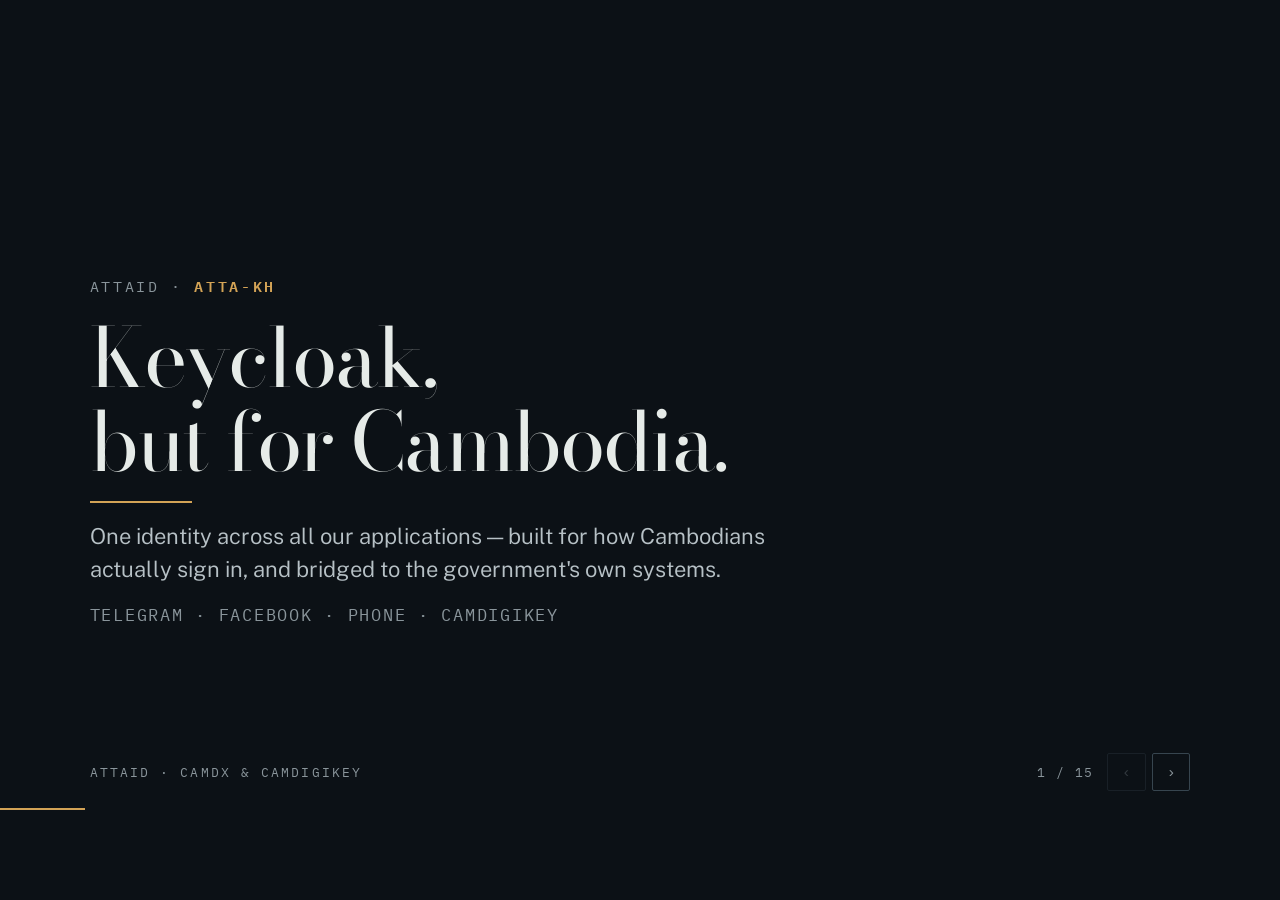
<file: index.html>
<!DOCTYPE html>
<html lang="en">
<head>
<meta charset="utf-8">
<meta name="viewport" content="width=device-width, initial-scale=1">
<title>AttaID — CamDX &amp; CamDigiKey</title>
<meta name="description" content="How AttaID connects to CamDX and builds the CamDigiKey integration — the plan and the decisions needed.">
<link rel="preconnect" href="https://fonts.googleapis.com">
<link rel="preconnect" href="https://fonts.gstatic.com" crossorigin>
<link rel="stylesheet" href="https://fonts.googleapis.com/css2?family=Bodoni+Moda:opsz,wght@6..96,400..600&family=IBM+Plex+Mono:wght@400;500;600&family=Public+Sans:wght@300..700&display=swap">
<link rel="stylesheet" href="deck.css">
</head>
<body>

<div class="stage">
<div class="deck" id="deck">

  <!-- 1 ─────────────────────────────── TITLE -->
  <section class="slide s-title is-on" aria-label="Slide 1">
    <p class="kicker">AttaID &middot; <b>ATTA-KH</b></p>
    <h1 class="h1">Keycloak,<br>but for Cambodia.</h1>
    <div class="rule"></div>
    <p class="lead">One identity across all our applications — built for how Cambodians actually
      sign in, and bridged to the government's own systems.</p>
    <p class="sub">Telegram &middot; Facebook &middot; Phone &middot; CamDigiKey</p>
  </section>

  <!-- 2 ─────────────────────────────── WHO SIGNS IN -->
  <section class="slide" aria-label="Slide 2">
    <p class="kicker">01 &middot; Who signs in, and how</p>
    <h2 class="h2">No new account. No new password.</h2>
    <div class="grid4">
      <article class="card" data-tone="steel">
        <p class="card__tag">Social</p>
        <p class="h3">Telegram</p>
        <p class="small">Widely used across Cambodia for everyday messaging, and already a provider seam in our codebase.</p>
      </article>
      <article class="card" data-tone="steel">
        <p class="card__tag">Social</p>
        <p class="h3">Facebook</p>
        <p class="small">The account many citizens have when they have no email address at all.</p>
      </article>
      <article class="card" data-tone="patina">
        <p class="card__tag">Phone</p>
        <p class="h3">SMS code</p>
        <p class="small">For the farmer with a phone and no email. A code by text, no password to remember.</p>
      </article>
      <article class="card" data-tone="brass">
        <p class="card__tag">Existing</p>
        <p class="h3">Farms Nexus &middot; CashEW</p>
        <p class="small">Accounts people already hold. They keep their history and never re-register.</p>
      </article>
    </div>
    <div class="callout" data-tone="brass">
      <p class="h3">Every one of these is a door into the same identity.</p>
      <p class="body">A farmer taps “Log in with Telegram” and is in. Verified, government-grade identity
        through CamDigiKey comes later — only when an app actually needs it. The plan's job is to make
        sure four doors lead to one person, not four.</p>
    </div>
  </section>

  <!-- 3 ─────────────────────────────── THE POSITION -->
  <section class="slide" aria-label="Slide 3">
    <p class="kicker">02 &middot; Where the value actually is</p>
    <h2 class="h2">A translated login page is not a business.</h2>
    <div class="split">
      <div class="rail-col" data-tone="brass">
        <p class="rail-col__tag">What anyone can copy</p>
        <p class="body">Keycloak ships forty languages and Khmer is not one of them — but that gap is a
          translation file, not a moat. Any competitor closes it in a week. Sign-in, sessions,
          password resets: all commodity.</p>
      </div>
      <div class="rail-col" data-tone="patina">
        <p class="rail-col__tag">What they cannot</p>
        <p class="body">Membership of <b class="text-1">CamDX</b> and a working
          <b class="text-1">CamDigiKey</b> integration. That is a door only the government opens,
          and a commune app or a farmer cooperative will never walk through it alone.</p>
      </div>
    </div>
    <div class="callout" data-tone="brass">
      <p class="h3">We integrate with the government once. We serve the long tail many times.</p>
      <p class="body">That sentence is the company. Everything in this deck serves it.</p>
    </div>
  </section>

  <!-- 4 ─────────────────────────────── THE LANDSCAPE -->
  <section class="slide" aria-label="Slide 4">
    <p class="kicker">03 &middot; The government systems that matter</p>
    <h2 class="h2">We integrate with them. We never impersonate them.</h2>
    <div class="grid4">
      <article class="card" data-tone="brass">
        <p class="card__tag">Transport</p>
        <p class="h3">CamDX</p>
        <p class="small">The national data exchange, built on Estonia's X-Road. Every government
          integration runs over it. We must become a member.</p>
      </article>
      <article class="card" data-tone="steel">
        <p class="card__tag">Identity</p>
        <p class="h3">CamDigiKey</p>
        <p class="small">National eKYC and authentication. Scan a QR, prove who you are. Our only
          realistic route to strong verified identity.</p>
      </article>
      <article class="card" data-tone="patina">
        <p class="card__tag">Documents</p>
        <p class="h3">verify.gov.kh</p>
        <p class="small">Checks that a document or credential is genuine. Feeds our evidence
          records once membership is live.</p>
      </article>
      <article class="card">
        <p class="card__tag">Future</p>
        <p class="h3">IPIS</p>
        <p class="small">The emerging national population register. We design the connection point
          now and depend on none of it yet.</p>
      </article>
    </div>
  </section>

  <!-- 5 ─────────────────────────────── HOW CAMDX WORKS -->
  <section class="slide" aria-label="Slide 5">
    <p class="kicker">04 &middot; How CamDX works</p>
    <h2 class="h2">Every member runs its own gateway. Nothing passes through the middle.</h2>

    <svg class="diagram" viewBox="0 0 900 250" role="img"
         aria-label="AttaID talks to its own Security Server, which connects directly to the government's Security Server over mutually authenticated TLS, which fronts CamDigiKey. The CamDX Central Server sits above, publishing the member registry and trust anchors, and is never in the data path.">

      <rect class="dg-box" x="336" y="4" width="232" height="52" rx="3" style="stroke-dasharray:4 3"/>
      <text class="dg-name" x="452" y="26" text-anchor="middle">CamDX Central Server</text>
      <text class="dg-sub"  x="452" y="44" text-anchor="middle">member registry · trust anchors</text>

      <path class="dg-line" d="M400 58 V88 H302 V108" style="stroke-dasharray:3 3"/>
      <path class="dg-line" d="M504 58 V88 H602 V108" style="stroke-dasharray:3 3"/>
      <text class="dg-label" x="452" y="80" text-anchor="middle">tells each end who to trust — never sees the message</text>

      <rect class="dg-box dg-box--steel" x="4" y="120" width="150" height="66" rx="3"/>
      <text class="dg-name" x="79" y="148" text-anchor="middle">AttaID</text>
      <text class="dg-sub"  x="79" y="166" text-anchor="middle">our platform</text>

      <path class="dg-line" d="M158 153 H214"/>
      <path class="dg-line" d="M206 147 l8 6 -8 6"/>

      <rect class="dg-box dg-box--brass" x="218" y="110" width="168" height="86" rx="3"/>
      <text class="dg-name" x="302" y="138" text-anchor="middle">Our Security Server</text>
      <text class="dg-sub"  x="302" y="156" text-anchor="middle">signs · encrypts</text>
      <text class="dg-sub"  x="302" y="172" text-anchor="middle">holds our member keys</text>

      <path class="dg-line dg-line--live" d="M390 153 H514"/>
      <path class="dg-line dg-line--live" d="M506 147 l8 6 -8 6"/>
      <path class="dg-line dg-line--live" d="M398 147 l-8 6 8 6"/>
      <text class="dg-label" x="452" y="142" text-anchor="middle" style="fill:var(--brass)">mutual TLS</text>

      <rect class="dg-box dg-box--brass" x="518" y="110" width="168" height="86" rx="3"/>
      <text class="dg-name" x="602" y="138" text-anchor="middle">Their Security Server</text>
      <text class="dg-sub"  x="602" y="156" text-anchor="middle">verifies · decrypts</text>

      <path class="dg-line" d="M690 153 H746"/>
      <path class="dg-line" d="M738 147 l8 6 -8 6"/>

      <rect class="dg-box dg-box--steel" x="750" y="120" width="146" height="66" rx="3"/>
      <text class="dg-name" x="823" y="148" text-anchor="middle">CamDigiKey</text>
      <text class="dg-sub"  x="823" y="166" text-anchor="middle">eKYC · auth</text>

      <text class="dg-label" x="452" y="228" text-anchor="middle">signed, timestamped, and sent straight to the other end — there is no intermediary</text>
    </svg>

    <p class="body">X-Road is decentralised: our Security Server connects <b class="text-1">straight to
      theirs</b>. The Central Server only publishes who is a member and whose certificates are valid —
      it never carries a request, and never sees one.</p>
  </section>

  <!-- 6 ─────────────────────────────── JOINING CAMDX -->
  <section class="slide" aria-label="Slide 6">
    <p class="kicker">05 &middot; Joining CamDX</p>
    <h2 class="h2">They issue our identity. We build everything around it.</h2>
    <div class="split split--wide">
      <div class="rail-col" data-tone="brass">
        <p class="rail-col__tag">Only CamDX can give us</p>
        <ul class="list" data-tone="brass">
          <li>A <b>member name, class and code</b> — our legal identity on the network</li>
          <li>Signed certificates for our Security Server</li>
          <li>CamDigiKey <b>client credentials and keystores</b></li>
          <li>Approval to register and go live</li>
        </ul>
      </div>
      <div class="rail-col" data-tone="patina">
        <p class="rail-col__tag">What we control</p>
        <ul class="list" data-tone="patina">
          <li>Submitting the application — <b>week one</b>, and it needs a CamDigiKey account first</li>
          <li>Standing up and rehearsing the Security Server</li>
          <li>Building the whole integration against public documentation</li>
          <li>Everything that does not touch government data</li>
        </ul>
      </div>
    </div>
    <div class="callout">
      <p class="h3">The one question we must ask this week</p>
      <p class="body">We do not know whether a private company qualifies at all. <b class="text-1">Which
        member class would we fall into?</b> If the answer is a queue, we wait and keep building. If
        it is an eligibility bar, we need a government sponsor — and that changes the company's plan,
        not just the project's.</p>
    </div>
  </section>

  <!-- 7 ─────────────────────────────── THE SECURITY SERVER -->
  <section class="slide" aria-label="Slide 7">
    <p class="kicker">06 &middot; What running the gateway means</p>
    <h2 class="h2">Small machine. Serious responsibility.</h2>
    <div class="stats">
      <div class="stat" data-tone="brass">
        <p class="stat__v">Two</p>
        <p class="stat__l">gateways in production, so one machine failing does not cut us off from
          the government entirely.</p>
      </div>
      <div class="stat">
        <p class="stat__v">2 / 4 / 100</p>
        <p class="stat__l">cores, GB memory, GB disk. Ubuntu LTS. Modest hardware, published
          install guides, ready-made automation scripts.</p>
      </div>
      <div class="stat" data-tone="oxide">
        <p class="stat__v">Weeks</p>
        <p class="stat__l">to recover if we lose the keys — a paperwork process, not a technical
          one. They get escrowed on day one.</p>
      </div>
    </div>
    <p class="body">It runs on its own isolated host with no application code on it, and its admin
      panel never faces the internet. This is the machine that proves AttaID is AttaID to the
      government, so it is treated like a vault, not like a server.</p>
  </section>

  <!-- 8 ─────────────────────────────── WHAT CAMDIGIKEY GIVES US -->
  <section class="slide" aria-label="Slide 8">
    <p class="kicker">07 &middot; CamDigiKey</p>
    <h2 class="h2">Someone else does the hard identity check. We carry the result.</h2>
    <div class="split split--wide">
      <div>
        <ul class="list" data-tone="steel" style="gap:1.6cqh">
          <li><b>Reads the national ID card</b> and extracts the details</li>
          <li><b>Matches the face</b> against the document photo</li>
          <li><b>Proves the person is live</b>, not a photo of a photo</li>
        </ul>
        <p class="body" style="margin-top:2.4cqh">That process is called KYC — <i>know your
          customer</i> — and it is a legal requirement for anything touching money. It is expensive
          and it carries liability.</p>
      </div>
      <div class="callout" data-tone="brass">
        <p class="h3">The commercial argument, in one line</p>
        <p class="body">Verify a person once. Every app we serve consumes the result — with proof
          of where it came from — instead of paying to do their own checks and storing sensitive
          documents they would rather not hold.</p>
        <p class="small">We store the outcome and never the evidence: no ID numbers, no face
          images, no document scans.</p>
      </div>
    </div>
  </section>

  <!-- 9 ─────────────────────────────── THE FLOW -->
  <section class="slide" aria-label="Slide 9">
    <p class="kicker">08 &middot; How a CamDigiKey sign-in works</p>
    <h2 class="h2">The user scans a QR code. Everything else is ours to build.</h2>
    <div class="flow">
      <div class="flow__step">
        <span class="flow__n">01</span>
        <p class="flow__t">We request a login token</p>
        <p class="flow__d">AttaID asks CamDigiKey to start a session and gets back a one-time code.</p>
      </div>
      <div class="flow__step" data-key="true">
        <span class="flow__n">02</span>
        <p class="flow__t">We show a QR code</p>
        <p class="flow__d">The only part the citizen ever sees. They scan it with the government app.</p>
      </div>
      <div class="flow__step" data-key="true">
        <span class="flow__n">03</span>
        <p class="flow__t">They approve it in CamDigiKey</p>
        <p class="flow__d">The government app checks the person. That check is theirs, never ours.</p>
      </div>
      <div class="flow__step">
        <span class="flow__n">04</span>
        <p class="flow__t">We exchange it for a token</p>
        <p class="flow__d">Proof that a verified person just authorised us — signed, and only for us.</p>
      </div>
      <div class="flow__step">
        <span class="flow__n">05</span>
        <p class="flow__t">We record the result</p>
        <p class="flow__d">The account is marked strongly verified, with an expiry date. No documents kept.</p>
      </div>
    </div>
    <p class="small">Nine published operations in total — sign-in, token refresh, sign-out, profile
      lookup and organisation accounts among them. We wrap the government's own library rather than
      writing any of this ourselves.</p>
  </section>

  <!-- 10 ─────────────────────────────── THE CORRECTION -->
  <section class="slide" aria-label="Slide 10">
    <p class="kicker">09 &middot; One architecture decision to take now</p>
    <h2 class="h2">CamDigiKey does not plug into Keycloak.</h2>
    <div class="split">
      <div class="rail-col" data-tone="brass">
        <p class="rail-col__tag">What we assumed</p>
        <p class="body">That Keycloak — the off-the-shelf engine underneath AttaID — could talk to
          CamDigiKey with configuration alone, the way it talks to Google.</p>
      </div>
      <div class="rail-col" data-tone="patina">
        <p class="rail-col__tag">What is actually true</p>
        <p class="body">CamDigiKey uses its own security scheme, not the industry standard one.
          Keycloak cannot speak it. The government publishes a library that can — and it is written
          in the same language our platform already uses.</p>
      </div>
    </div>
    <div class="callout" data-tone="brass">
      <p class="h3">So we build it in our own application layer, and use the government's library.</p>
      <p class="body">Caught now, this is a diagram change. Caught in month seven, it is a rewrite
        in a language nobody on the team writes. It is the single most valuable thing this review
        turned up.</p>
    </div>
  </section>

  <!-- 11 ─────────────────────────────── PUBLIC VS GATED -->
  <section class="slide" aria-label="Slide 11">
    <p class="kicker">10 &middot; Why we do not have to wait</p>
    <h2 class="h2">The government publishes almost everything except the keys.</h2>
    <div class="split">
      <div class="rail-col" data-tone="patina">
        <p class="rail-col__tag">Public today</p>
        <ul class="list" data-tone="patina">
          <li>CamDigiKey integration documents and a working client library</li>
          <li>Security Server install guides and automation scripts</li>
          <li>Verification API documentation that names a development environment</li>
        </ul>
      </div>
      <div class="rail-col" data-tone="brass">
        <p class="rail-col__tag">Gated behind membership</p>
        <ul class="list" data-tone="brass">
          <li>Our credentials and certificates</li>
          <li>Our member identity on the network</li>
          <li>Permission to go live</li>
        </ul>
      </div>
    </div>
    <div class="callout" data-tone="brass">
      <p class="h3">We build and test the whole integration now, against a stand-in.</p>
      <p class="body">When the credentials arrive we swap them in. That turns the government
        integration from a three-month project that <i>starts</i> after approval into a
        two-to-four-week finish — which is the difference between an answer and an excuse when
        someone asks how soon we can go live.</p>
    </div>
  </section>

  <!-- 12 ─────────────────────────────── TIMELINE -->
  <section class="slide" aria-label="Slide 12">
    <p class="kicker">11 &middot; The shape of the next eight months</p>
    <h2 class="h2">Two tracks. Only one of them is ours to schedule.</h2>
    <div class="tl">
      <div class="tl__months">
        <span></span><span>M1</span><span>M2</span><span>M3</span><span>M4</span>
        <span>M5</span><span>M6</span><span>M7</span><span>M8</span><span>M9+</span>
      </div>
      <div class="tl__group" data-tone="brass">
        <div class="tl__row">
          <span class="tl__name">Government</span>
          <span class="tl__bar tl__bar--endless" style="--from:2; --to:11;">CamDX membership — apply week 1, then pursue</span>
        </div>
        <div class="tl__row">
          <span></span>
          <span class="tl__bar" style="--from:2; --to:4;">Which member class?</span>
          <span class="tl__bar" style="--from:4; --to:8;">Legal basis &amp; data agreements</span>
        </div>
      </div>
      <div class="tl__group">
        <div class="tl__row">
          <span class="tl__name">Build</span>
          <span class="tl__bar" style="--from:2; --to:3;">Decide</span>
          <span class="tl__bar" style="--from:3; --to:6;">First real integration</span>
          <span class="tl__bar" style="--from:6; --to:8;">Open it to others</span>
          <span class="tl__bar" style="--from:8; --to:10;">Pilot-ready</span>
        </div>
        <div class="tl__row">
          <span></span>
          <span class="tl__bar tl__bar--ghost" style="--from:3; --to:8;">CamDigiKey integration built &amp; tested against a stand-in</span>
          <span class="tl__bar tl__bar--gated" style="--from:10; --to:11;">Swap in credentials</span>
        </div>
      </div>
    </div>
    <p class="small">The top bar has no end because we do not control it. Everything below it is
      designed so that waiting costs us nothing.</p>
  </section>

  <!-- 13 ─────────────────────────────── RISKS -->
  <section class="slide" aria-label="Slide 13">
    <p class="kicker">12 &middot; What could go wrong</p>
    <h2 class="h2">Three risks worth your attention.</h2>
    <table class="tbl">
      <thead><tr><th>Risk</th><th>Why it matters</th><th>What we do about it</th></tr></thead>
      <tbody>
        <tr>
          <td class="hl-oxide">Membership refused</td>
          <td>No government verification, and the defensible part of the business goes with it.</td>
          <td>Ask about member class this week. If a sponsor is needed, find that out in month one, not month six.</td>
        </tr>
        <tr>
          <td class="hl-brass">Nobody outside integrates</td>
          <td>Farms Nexus and CashEW are ours. Proving we can connect to ourselves is not proof of a market.</td>
          <td>Name one target outside the company now — and build for them from day one: our own apps connect through the same public interface a stranger would, with no shortcuts.</td>
        </tr>
        <tr>
          <td class="hl-brass">Apps depend on us with no way out</td>
          <td>We ask apps to delete their own identity data. If AttaID stops, their logins stop — including ours.</td>
          <td>Write the exit terms before the first outside integration, not during the negotiation.</td>
        </tr>
      </tbody>
    </table>
    <p class="small">Seventeen further engineering findings — account takeover, data correlation,
      recovery, duplicate identities — are documented separately and are all fixable inside the
      plan above.</p>
  </section>

  <!-- 14 ─────────────────────────────── THE ASK -->
  <section class="slide" aria-label="Slide 14">
    <p class="kicker">13 &middot; What I need from you</p>
    <h2 class="h2">Four decisions. All of them yours to make.</h2>
    <div class="grid4">
      <article class="card card--tint" data-tone="brass">
        <p class="card__n">1</p>
        <p class="h3">Authorise the CamDX application</p>
        <p class="small">And name who owns chasing it. It is a relationship and a queue, not a
          ticket, and it is the longest lead time we have.</p>
      </article>
      <article class="card card--tint" data-tone="brass">
        <p class="card__n">2</p>
        <p class="h3">Farms Nexus drops its own farmer records</p>
        <p class="small">It reads them from AttaID instead. Ours to decide, and it is what makes
          the first milestone real rather than a demo.</p>
      </article>
      <article class="card card--tint" data-tone="brass">
        <p class="card__n">3</p>
        <p class="h3">CashEW consumes one verified detail</p>
        <p class="small">Rather than collecting it. Without this we are a login button, which is
          the outcome worth avoiding.</p>
      </article>
      <article class="card card--tint" data-tone="brass">
        <p class="card__n">4</p>
        <p class="h3">Half a day for the architecture decisions</p>
        <p class="small">Nine choices that are an afternoon now and months of rework later.</p>
      </article>
    </div>
    <div class="callout">
      <p class="body"><b class="text-1">And one question I cannot answer for you:</b> who is the
        first organisation outside this company that we want using AttaID? If we can name them,
        the plan has a target. If we cannot, that is the most useful thing to come out of this
        meeting.</p>
    </div>
  </section>

  <!-- 15 ─────────────────────────────── CLOSE -->
  <section class="slide s-title" aria-label="Slide 15">
    <p class="kicker">The whole plan, in one line</p>
    <h1 class="h1" style="font-size:5.2cqw; max-width:22ch; text-align:left">Be holding a finished
      integration on the day the government opens the door.</h1>
    <div class="rule"></div>
    <p class="lead">Everything else we ship while it is opening.</p>
    <p class="sub"><a href="plan.html" style="color:var(--steel)">Full delivery plan &amp; engineering detail →</a></p>
  </section>

  <div class="chrome">
    <span class="chrome__id">AttaID · CamDX &amp; CamDigiKey</span>
    <nav class="nav" aria-label="Slide navigation">
      <span class="chrome__n"><span id="cur">1</span> / <span id="tot">15</span></span>
      <button id="prev" type="button" aria-label="Previous slide">‹</button>
      <button id="next" type="button" aria-label="Next slide">›</button>
    </nav>
  </div>
  <div class="progress" id="progress"></div>

</div>
</div>

<script src="deck.js"></script>
</body>
</html>
</file>
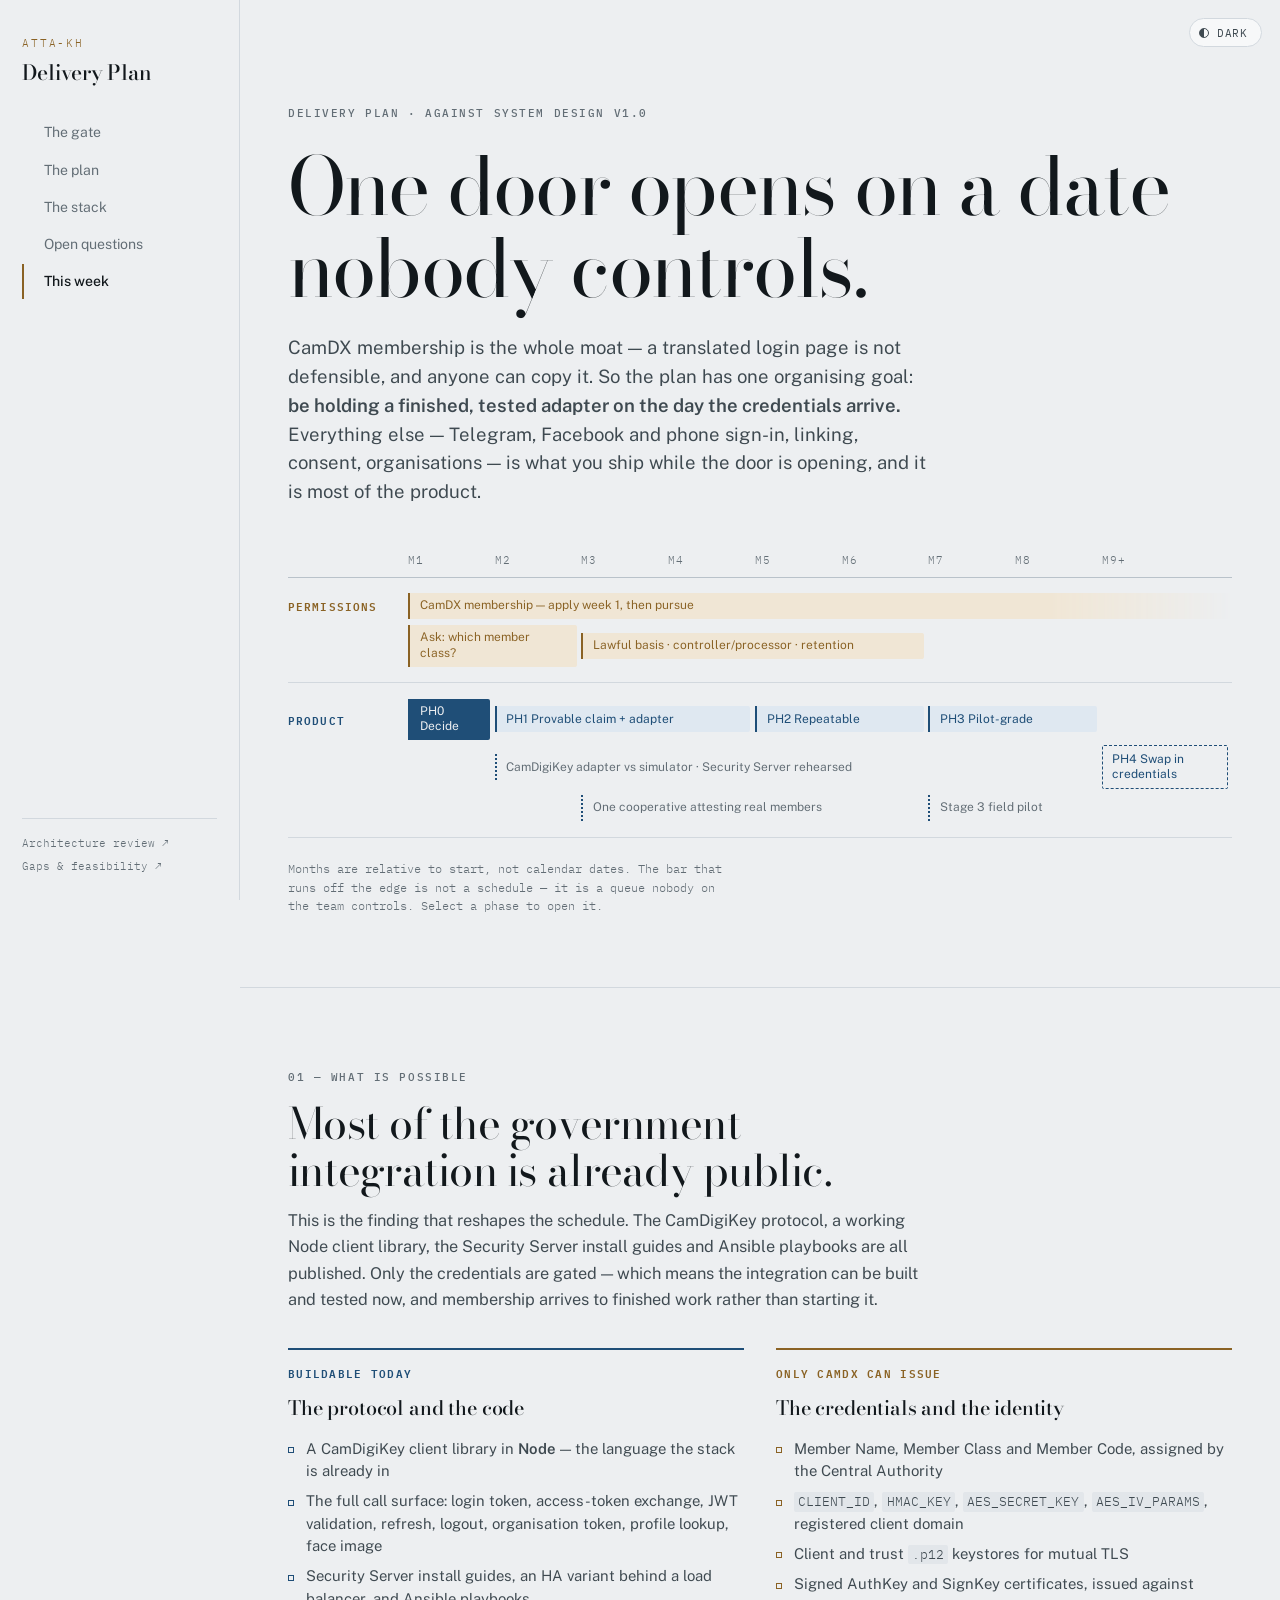
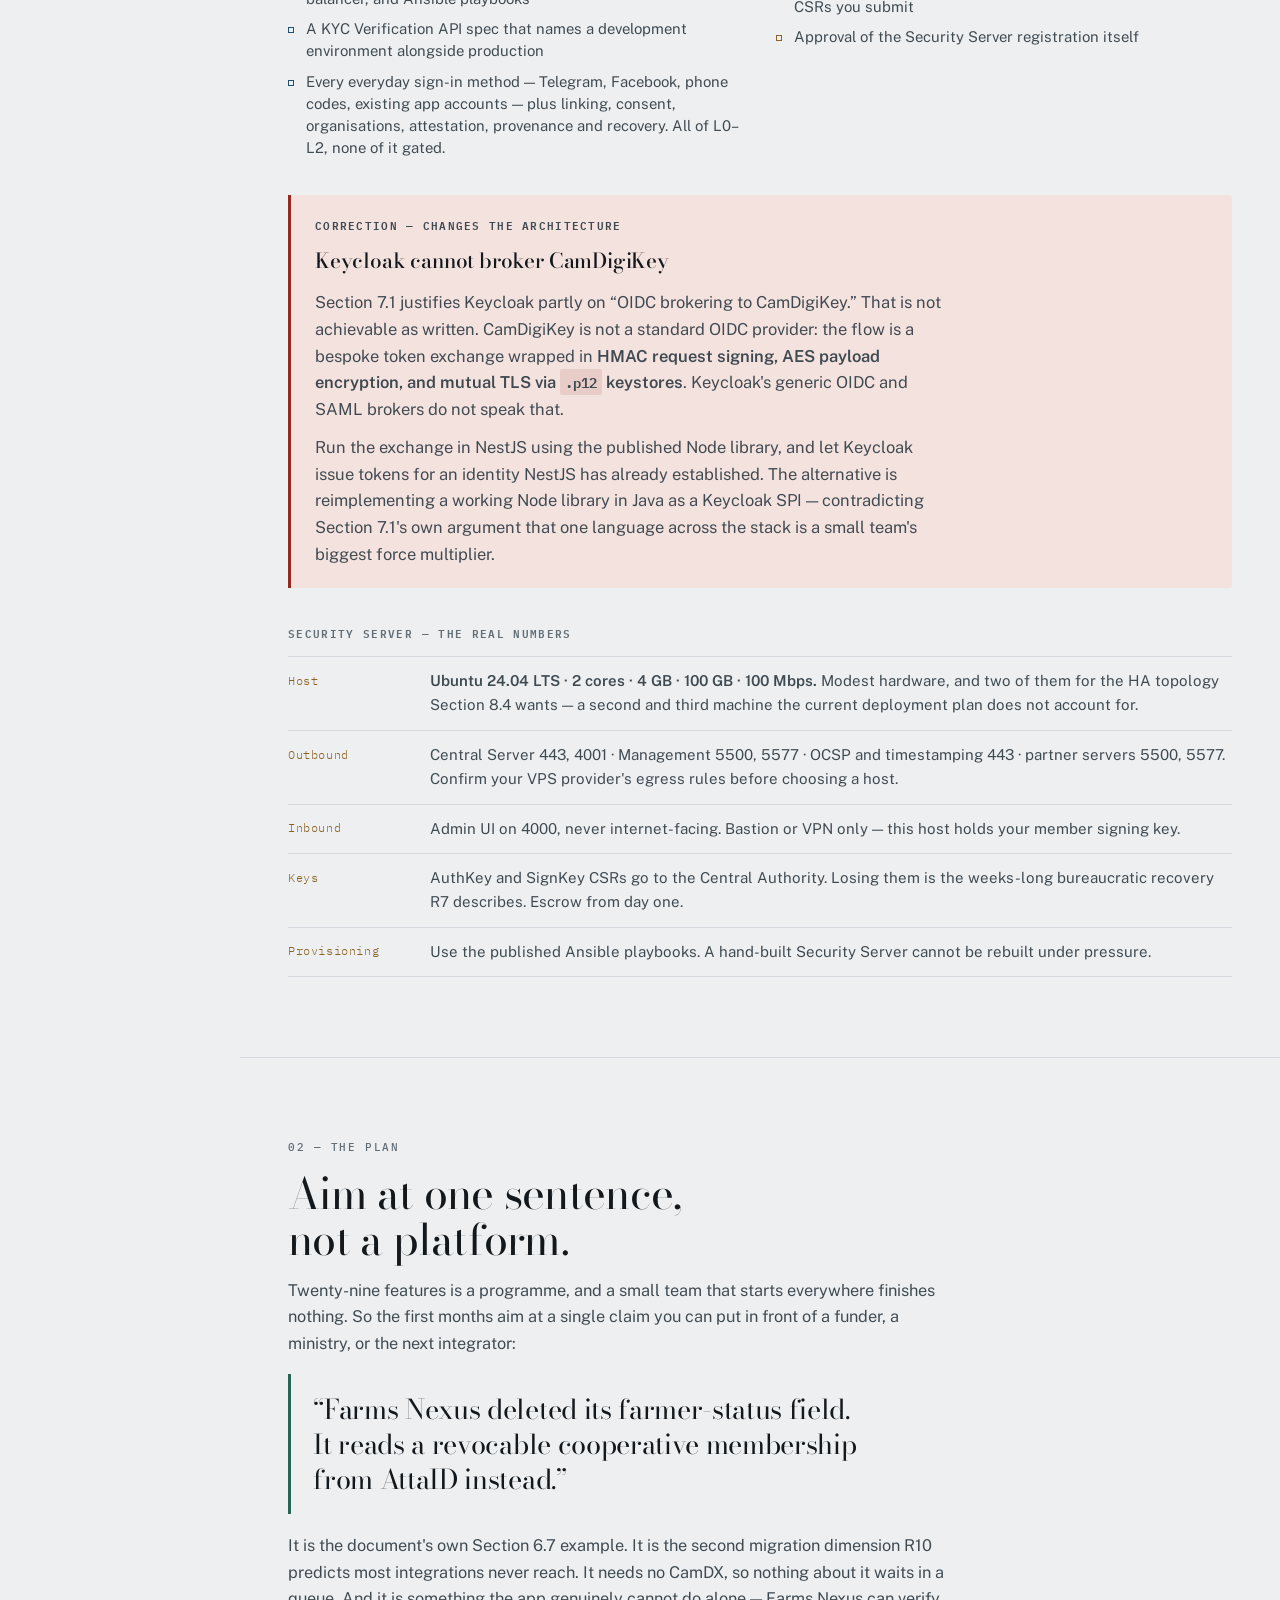
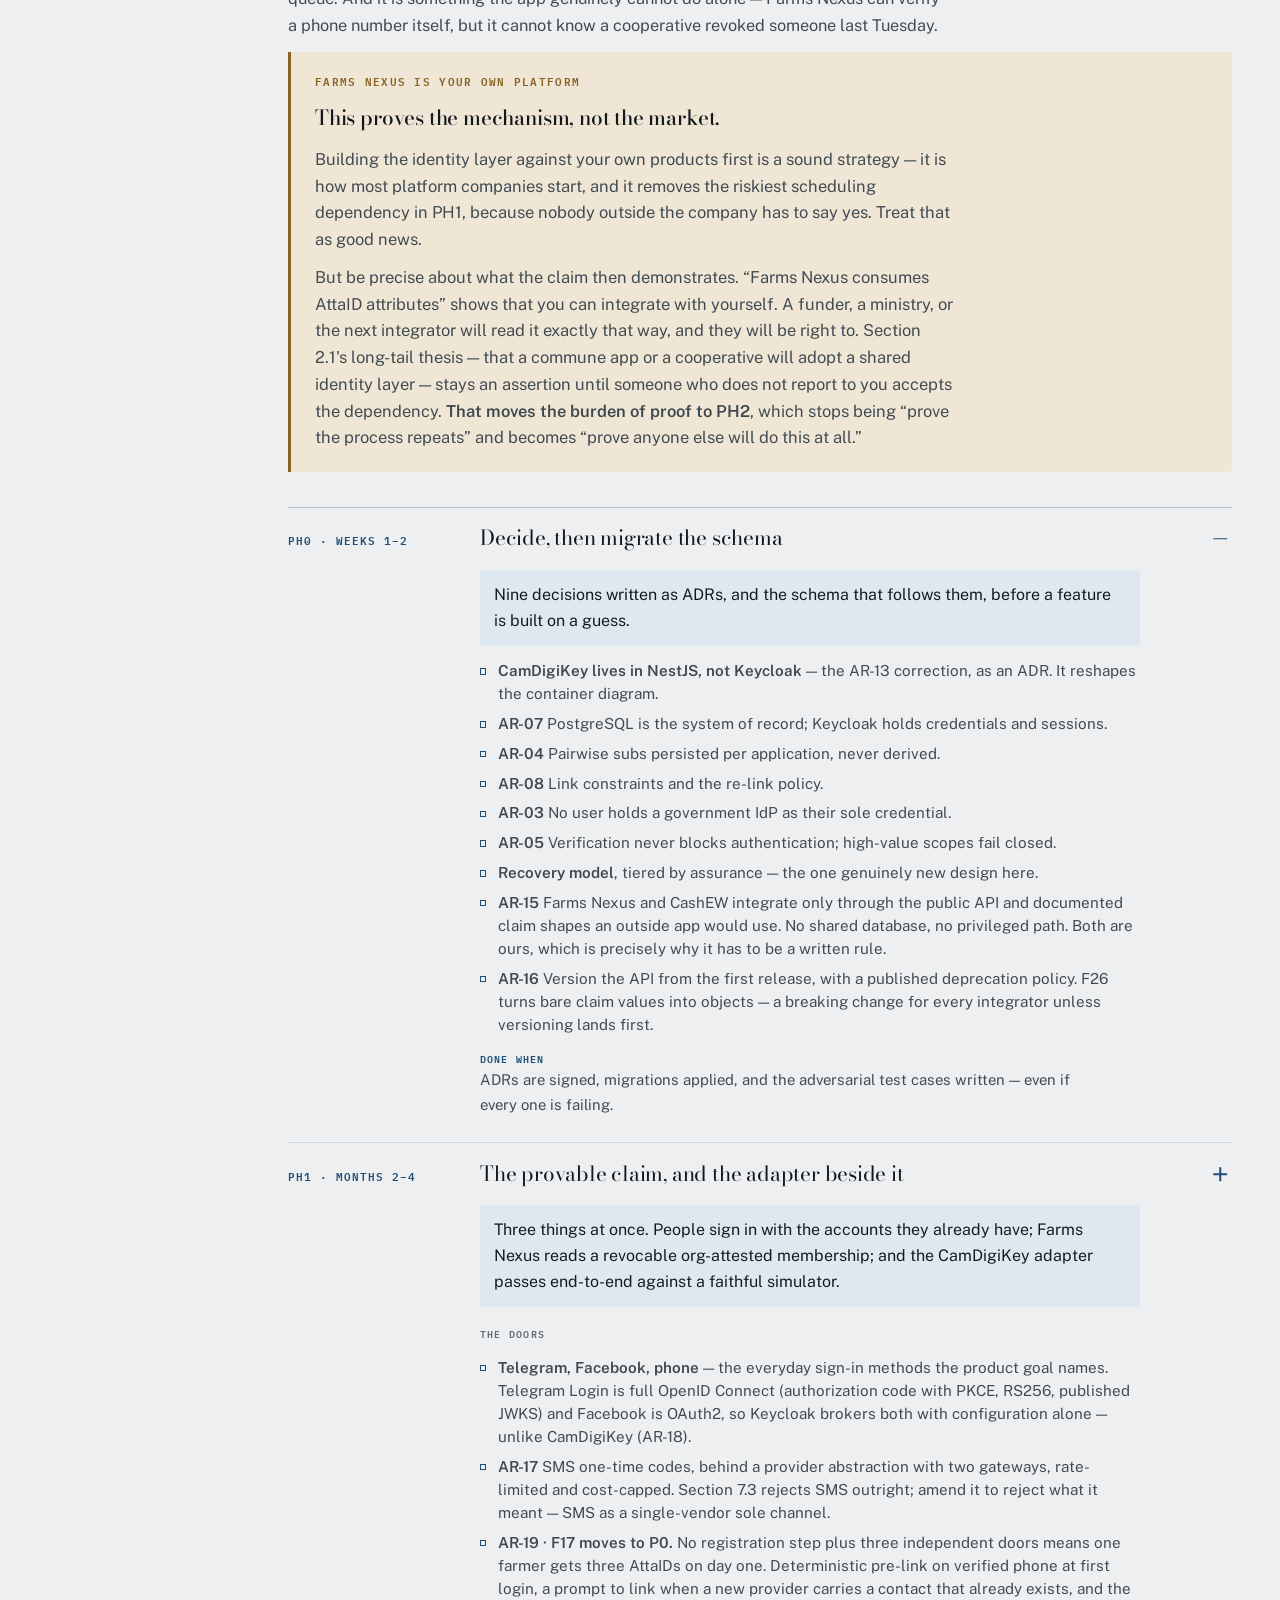
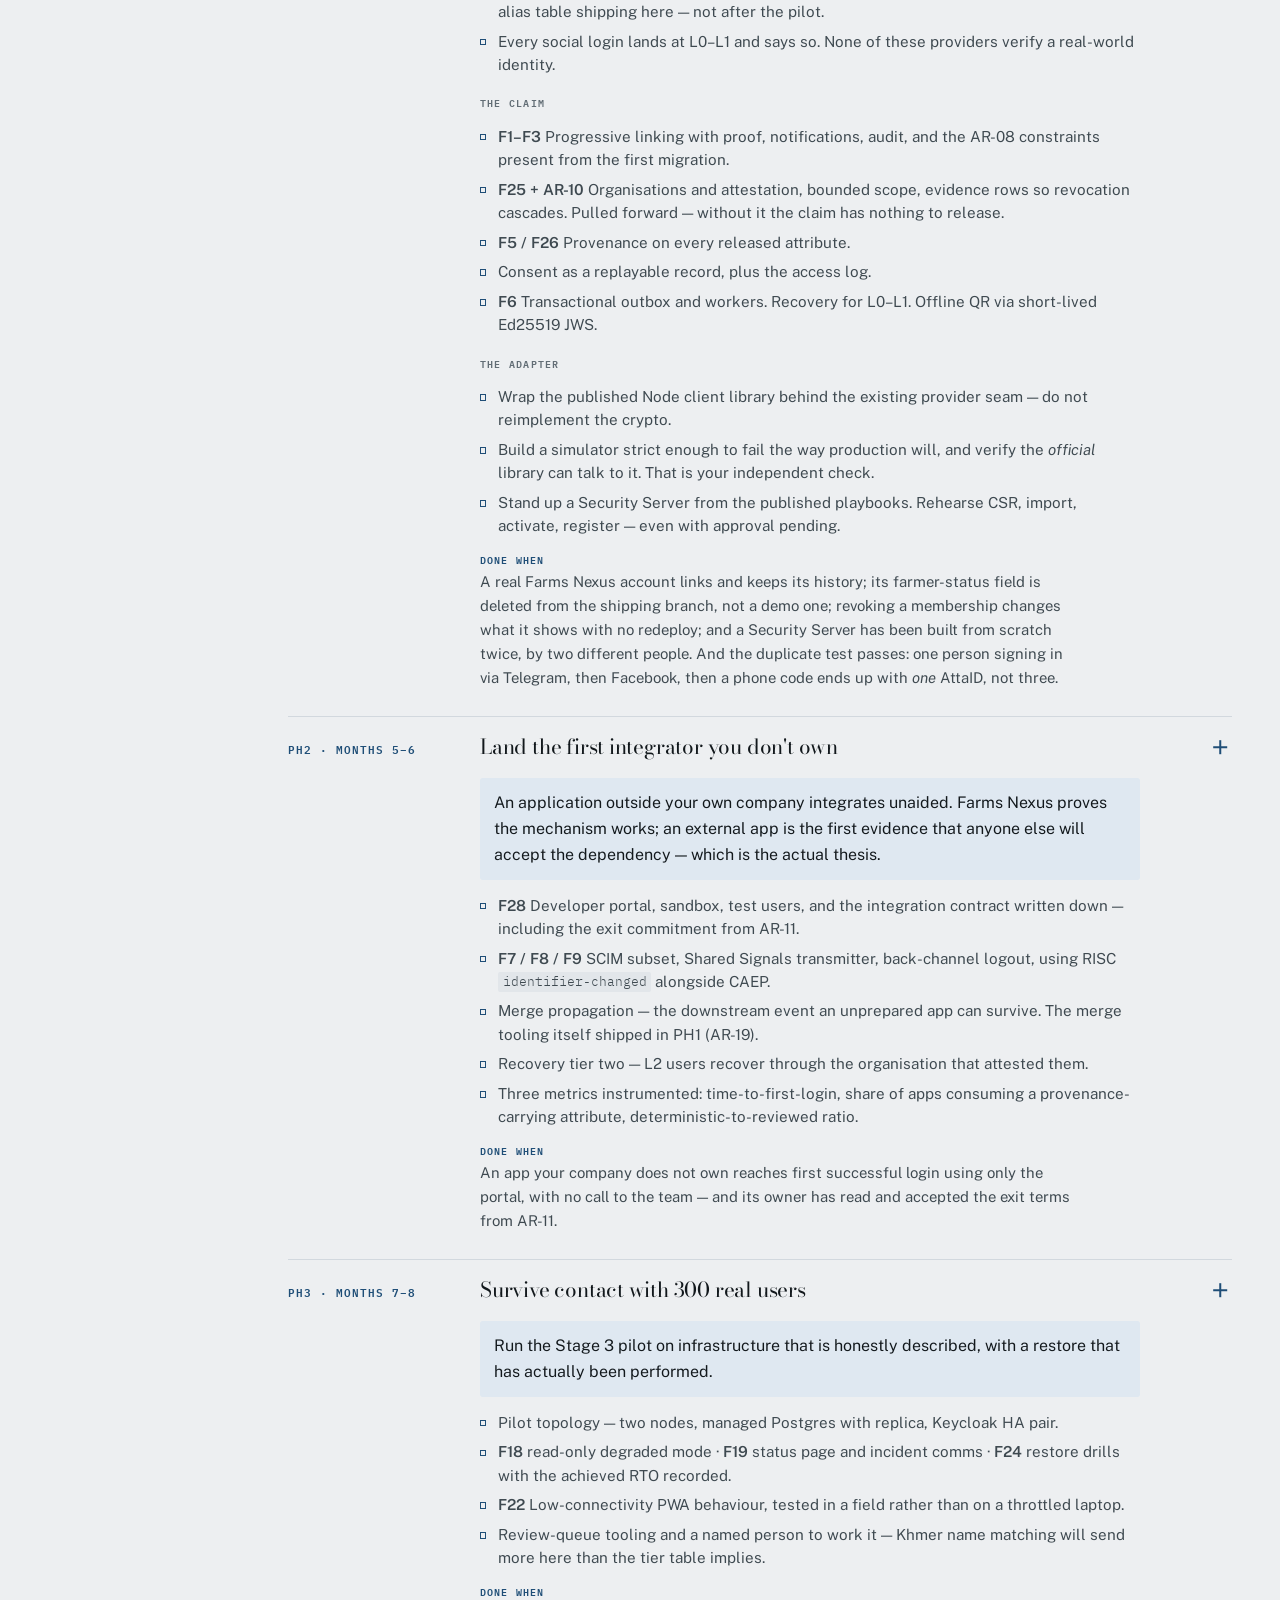
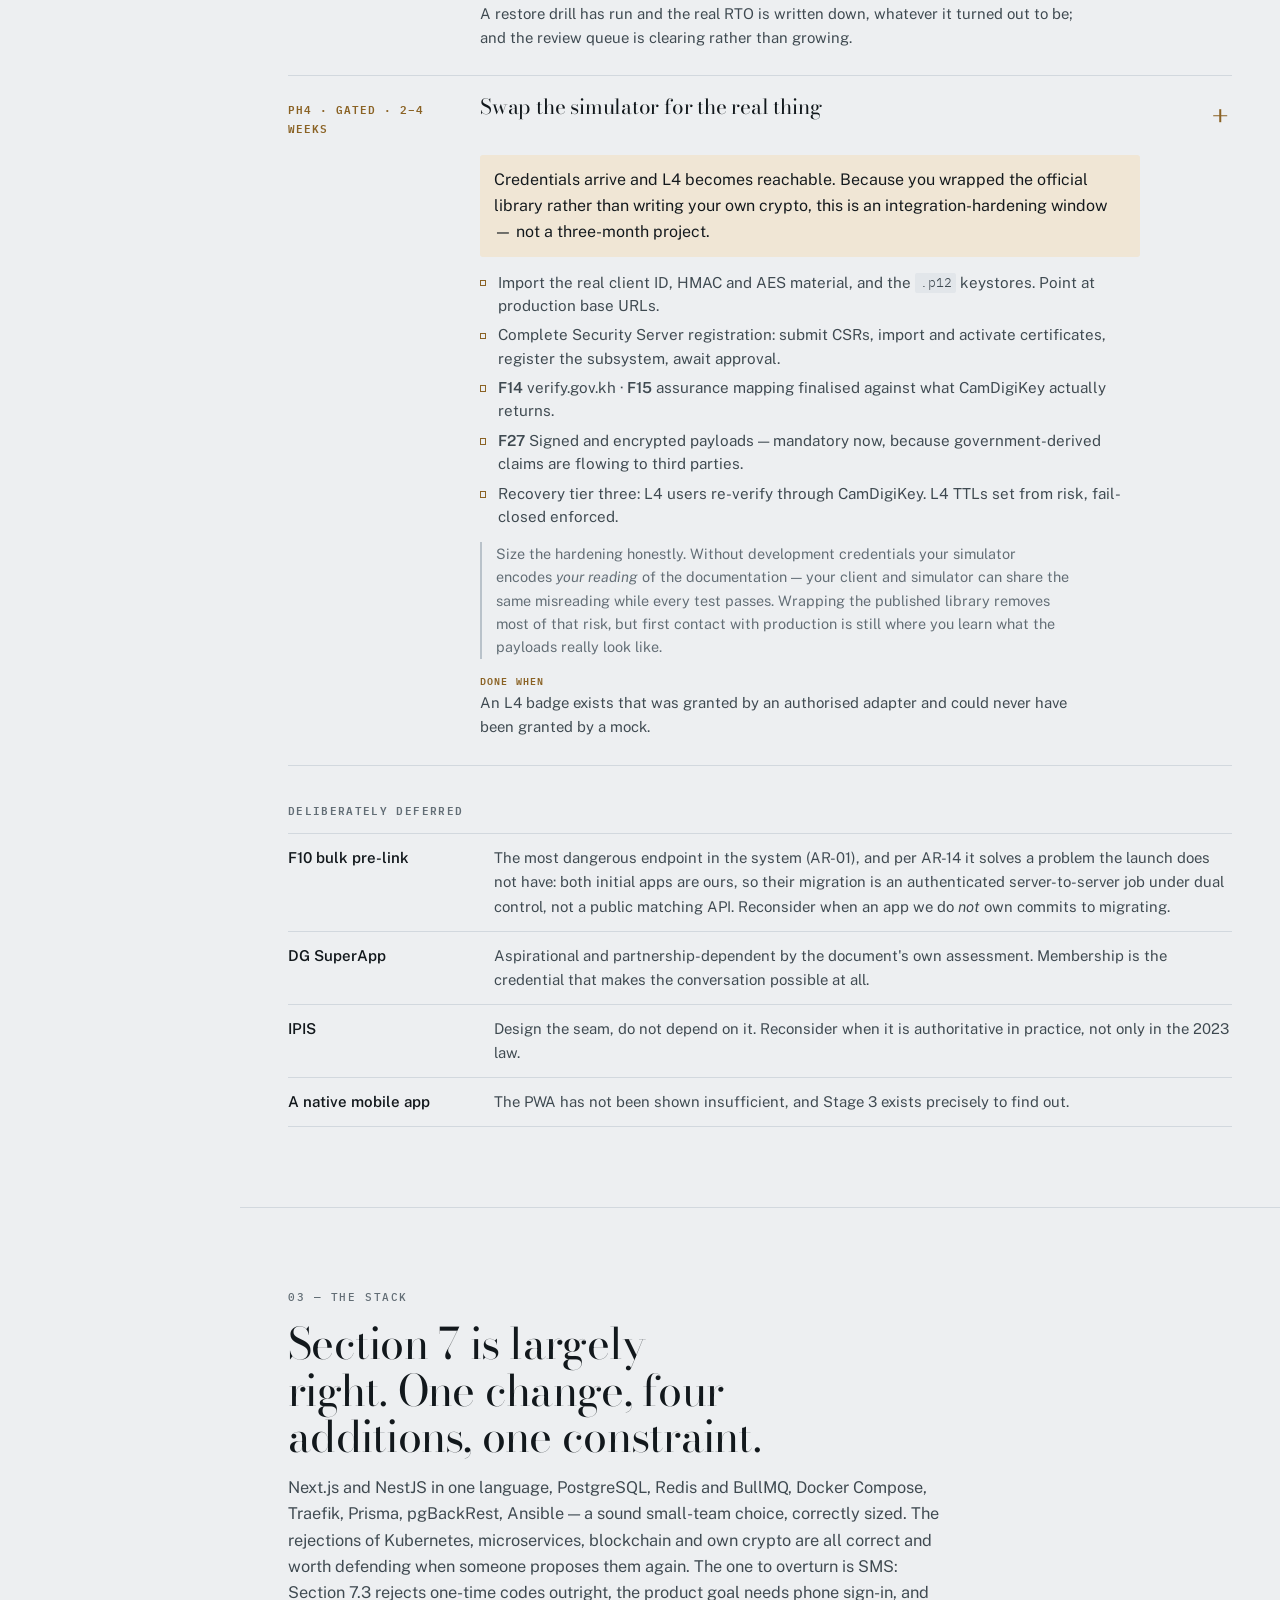
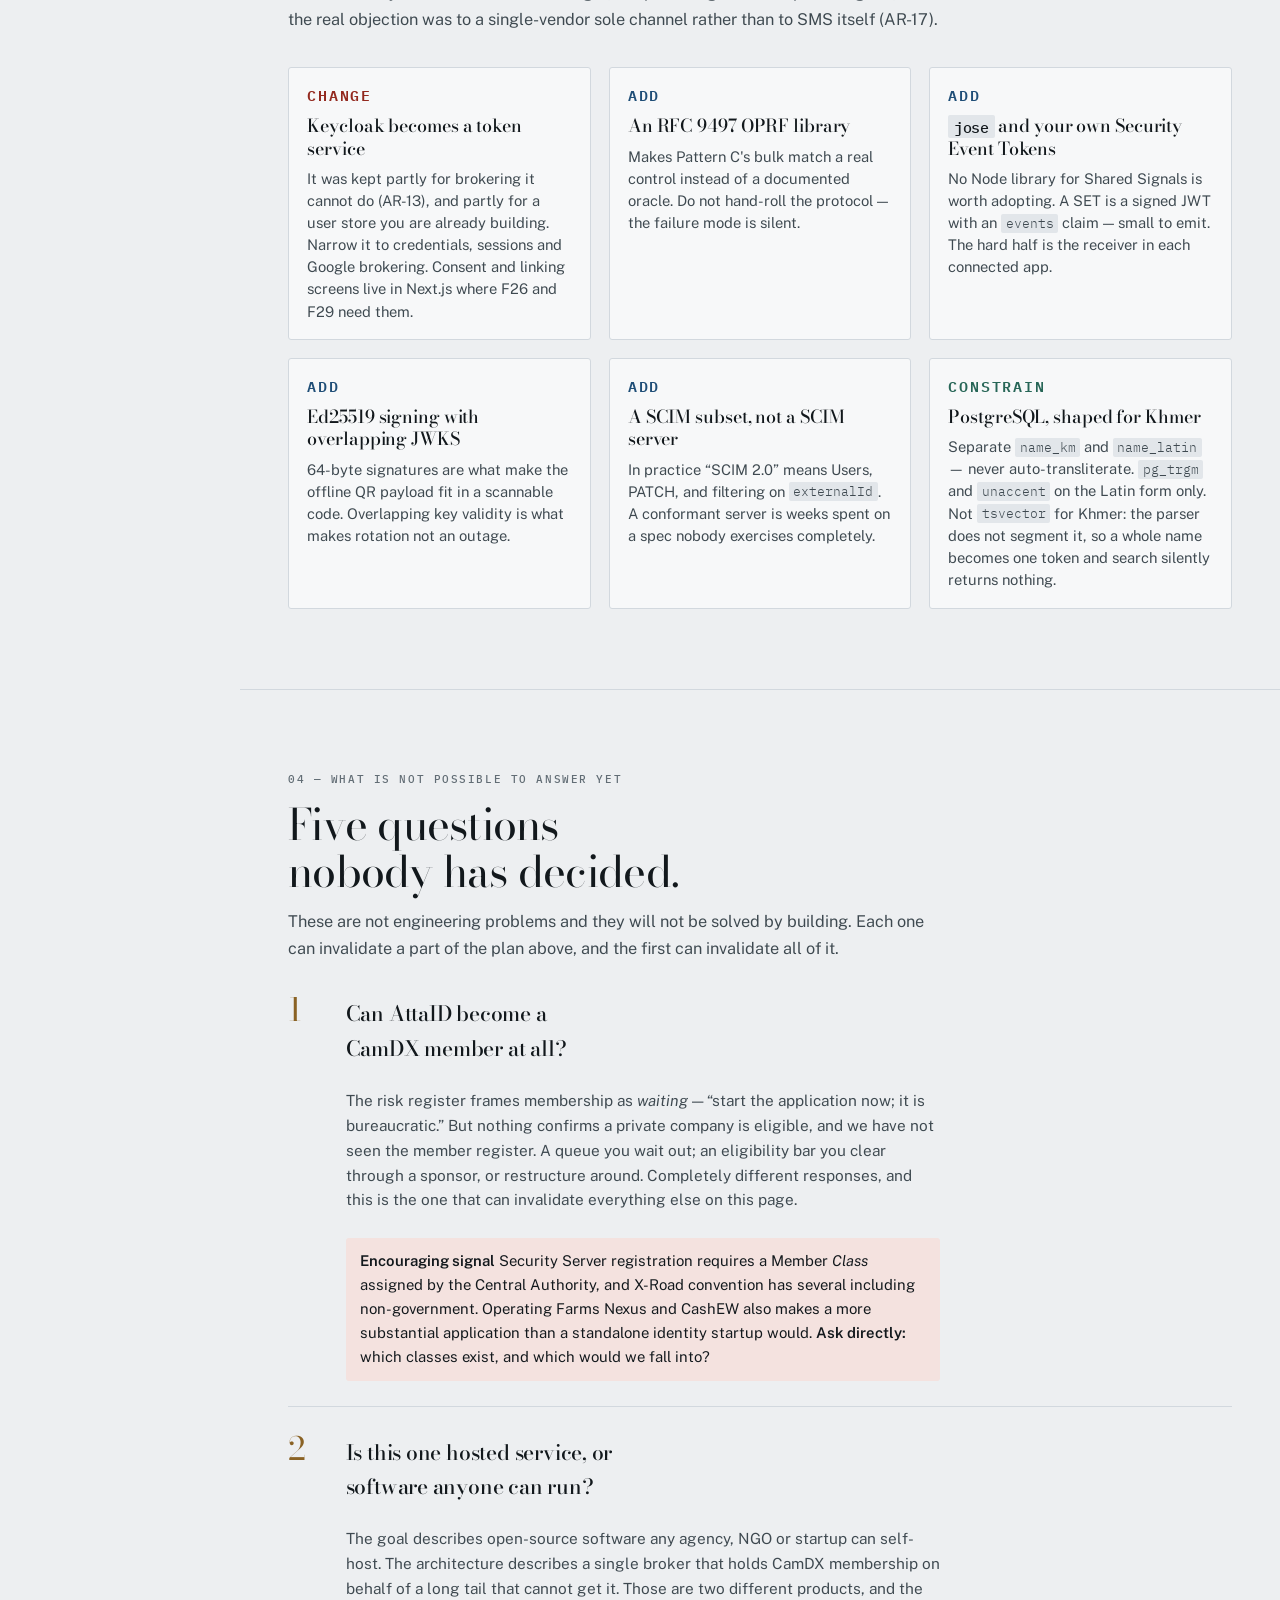
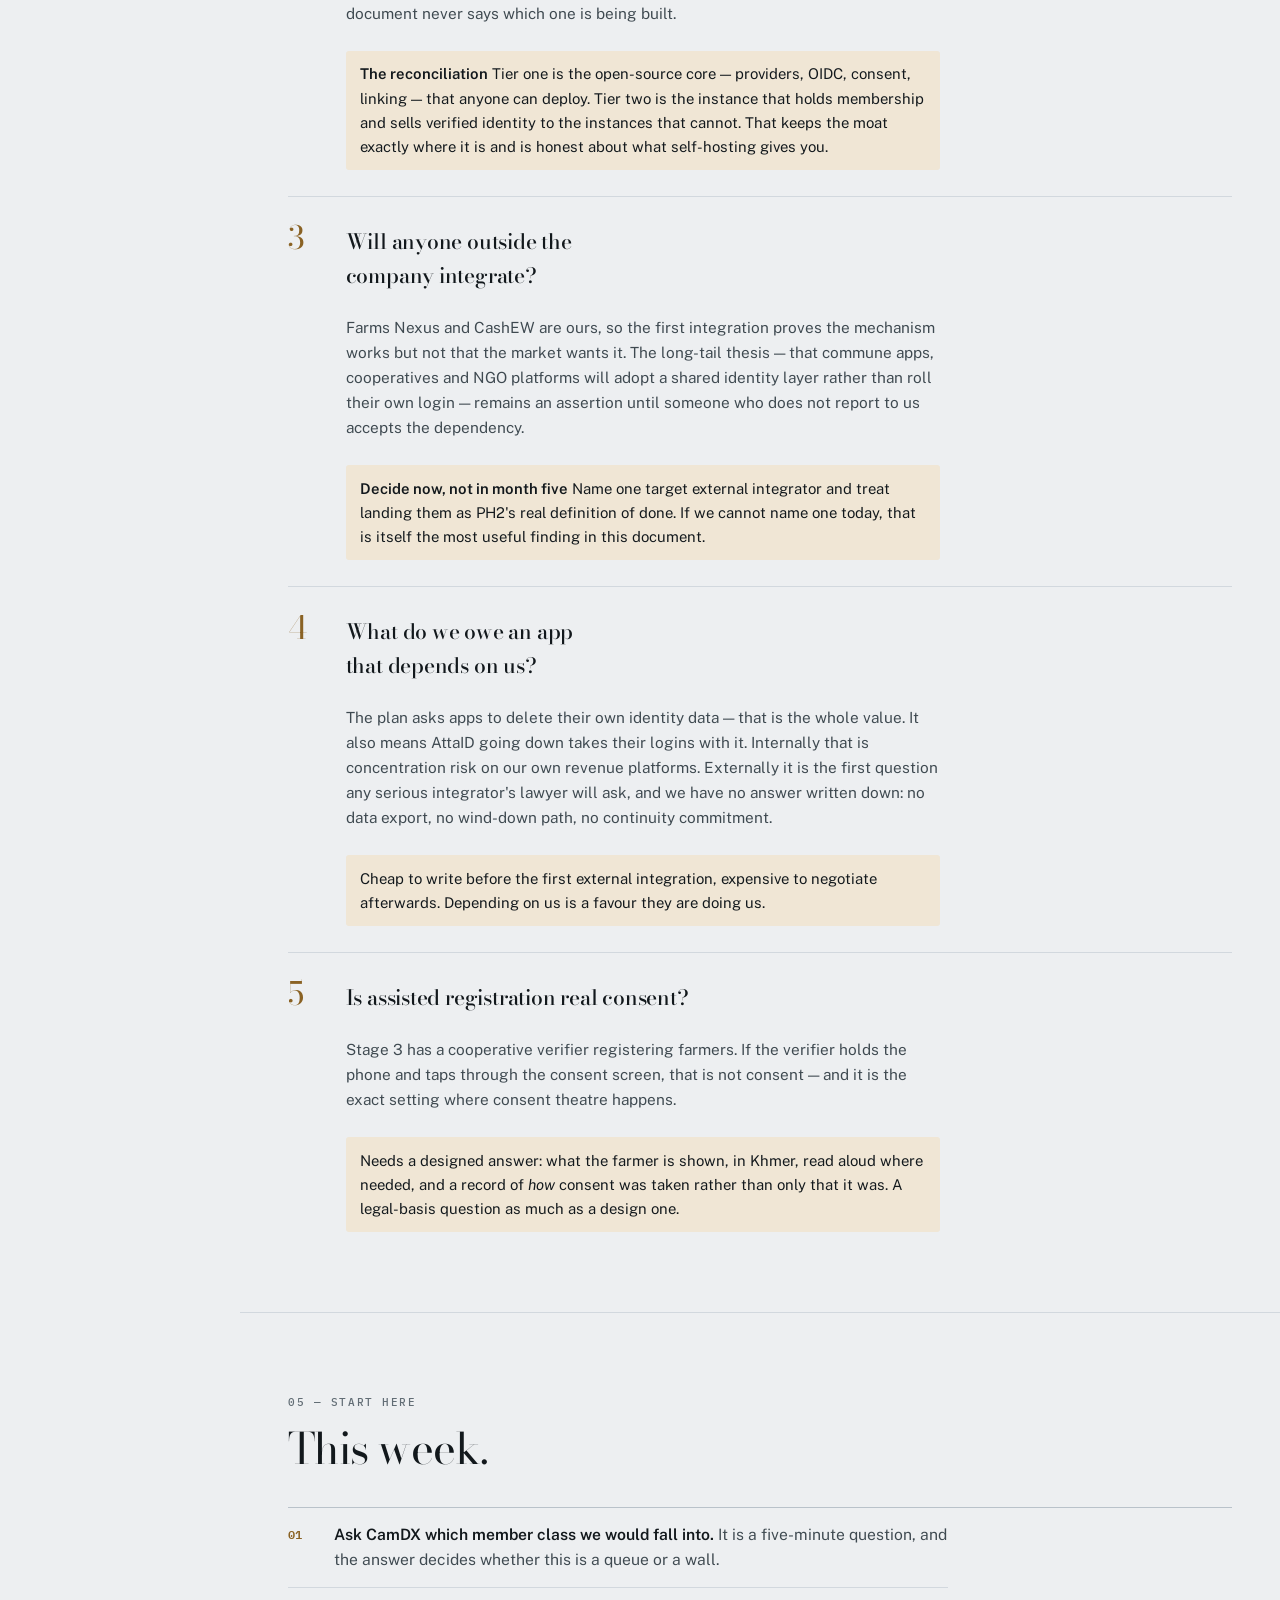
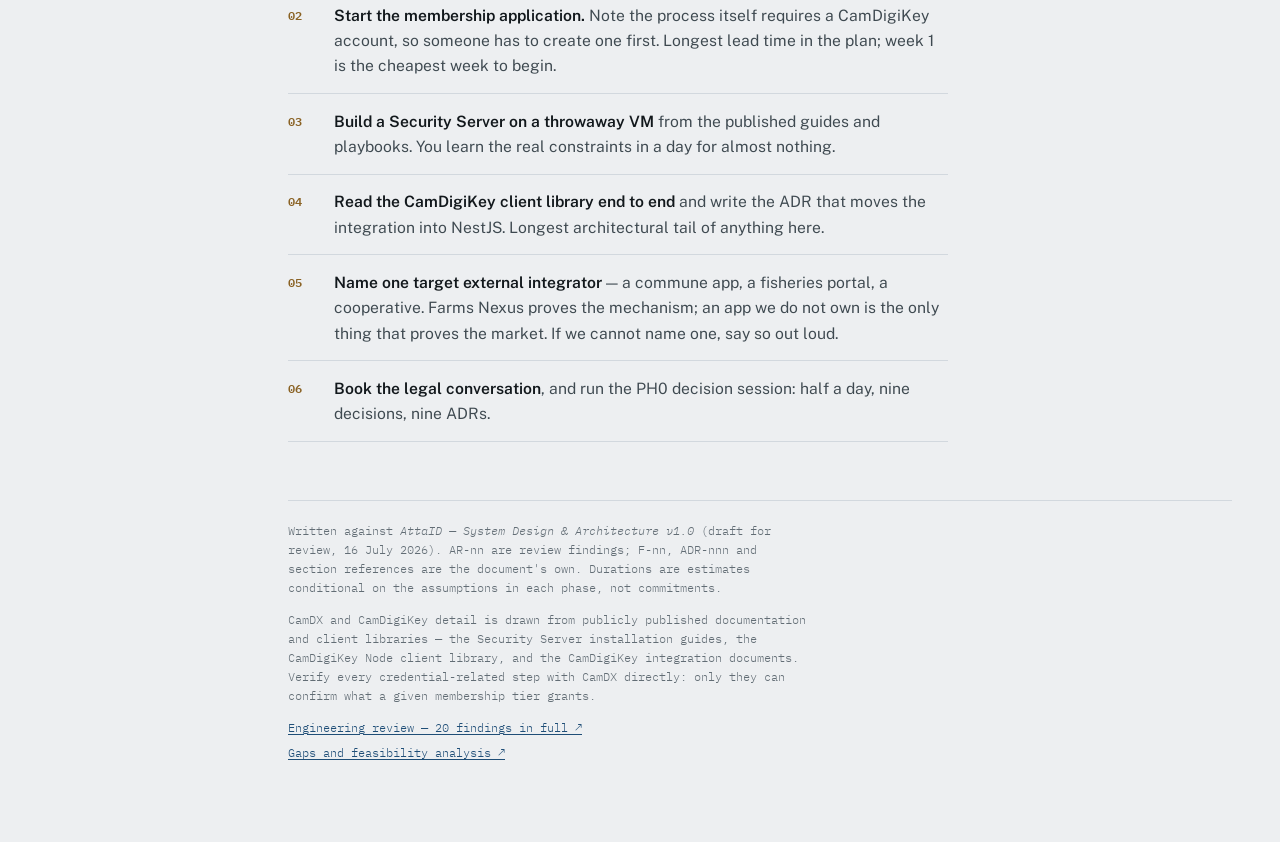
<file: plan.html>
<!DOCTYPE html>
<html lang="en" data-theme="light">
<head>
<meta charset="utf-8">
<meta name="viewport" content="width=device-width, initial-scale=1">
<title>AttaID Delivery Plan — Detail</title>
<meta name="description" content="What is possible, what is not, and what to build in what order — the AttaID delivery plan.">
<link rel="preconnect" href="https://fonts.googleapis.com">
<link rel="preconnect" href="https://fonts.gstatic.com" crossorigin>
<link rel="stylesheet" href="https://fonts.googleapis.com/css2?family=Bodoni+Moda:opsz,wght@6..96,400..600&family=IBM+Plex+Mono:wght@400;500;600&family=Public+Sans:wght@300..700&display=swap">
<link rel="stylesheet" href="styles.css">
</head>
<body>

<a class="skip" href="#main">Skip to content</a>

<button class="theme" id="theme" type="button" aria-label="Switch to dark theme">
  <span class="theme__dot" aria-hidden="true"></span>
  <span class="theme__label">Dark</span>
</button>

<nav class="rail" aria-label="Sections">
  <div class="rail__mark">
    <span class="rail__id">ATTA-KH</span>
    <span class="rail__name">Delivery Plan</span>
  </div>
  <ol class="rail__list">
    <li><a href="#gate" data-spy>The gate</a></li>
    <li><a href="#plan" data-spy>The plan</a></li>
    <li><a href="#stack" data-spy>The stack</a></li>
    <li><a href="#open" data-spy>Open questions</a></li>
    <li><a href="#week" data-spy>This week</a></li>
  </ol>
  <div class="rail__foot">
    <a href="https://claude.ai/code/artifact/9f3df481-ed65-4631-9a26-ef846d6c0f9b">Architecture review ↗</a>
    <a href="https://claude.ai/code/artifact/085770ce-6cc9-434b-82e9-47cde268b70b">Gaps &amp; feasibility ↗</a>
  </div>
</nav>

<main id="main">

  <!-- ================= HERO ================= -->
  <header class="hero">
    <p class="eyebrow">Delivery plan · against System Design v1.0</p>
    <h1 class="hero__title">One door opens on a date<br>nobody controls.</h1>
    <p class="hero__lede">
      CamDX membership is the whole moat — a translated login page is not defensible, and anyone
      can copy it. So the plan has one organising goal: <strong>be holding a finished, tested
      adapter on the day the credentials arrive.</strong> Everything else — Telegram, Facebook and
      phone sign-in, linking, consent, organisations — is what you ship while the door is opening,
      and it is most of the product.
    </p>

    <figure class="chart" aria-labelledby="chart-cap">
      <div class="chart__scroll">
        <div class="chart__grid" role="img" aria-label="Timeline of two parallel tracks over eight months: permissions and product. The CamDX membership bar has no end date.">

          <div class="chart__months" aria-hidden="true">
            <span></span>
            <span>M1</span><span>M2</span><span>M3</span><span>M4</span>
            <span>M5</span><span>M6</span><span>M7</span><span>M8</span><span>M9+</span>
          </div>

          <section class="track" data-track="permissions">
            <div class="track__row">
              <span class="track__name">Permissions</span>
              <span class="bar bar--endless" style="--from:2; --to:11;">CamDX membership — apply week 1, then pursue</span>
            </div>
            <div class="track__row">
              <span></span>
              <span class="bar" style="--from:2; --to:4;">Ask: which member class?</span>
              <span class="bar" style="--from:4; --to:8;">Lawful basis · controller/processor · retention</span>
            </div>
          </section>

          <section class="track" data-track="product">
            <div class="track__row">
              <span class="track__name">Product</span>
              <button class="bar bar--link" style="--from:2; --to:3;" data-phase="ph0">PH0 Decide</button>
              <button class="bar bar--link" style="--from:3; --to:6;" data-phase="ph1">PH1 Provable claim + adapter</button>
              <button class="bar bar--link" style="--from:6; --to:8;" data-phase="ph2">PH2 Repeatable</button>
              <button class="bar bar--link" style="--from:8; --to:10;" data-phase="ph3">PH3 Pilot-grade</button>
            </div>
            <div class="track__row">
              <span></span>
              <span class="bar bar--ghost" style="--from:3; --to:8;">CamDigiKey adapter vs simulator · Security Server rehearsed</span>
              <button class="bar bar--link bar--gated" style="--from:10; --to:11;" data-phase="ph4">PH4 Swap in credentials</button>
            </div>
            <div class="track__row">
              <span></span>
              <span class="bar bar--ghost" style="--from:4; --to:7;">One cooperative attesting real members</span>
              <span class="bar bar--ghost" style="--from:8; --to:10;">Stage 3 field pilot</span>
            </div>
          </section>

        </div>
      </div>
      <figcaption id="chart-cap">
        Months are relative to start, not calendar dates. The bar that runs off the edge is not a
        schedule — it is a queue nobody on the team controls. Select a phase to open it.
      </figcaption>
    </figure>
  </header>

  <!-- ================= THE GATE ================= -->
  <section id="gate" class="band">
    <div class="band__head">
      <p class="eyebrow">01 — What is possible</p>
      <h2>Most of the government integration is already public.</h2>
      <p class="lede">
        This is the finding that reshapes the schedule. The CamDigiKey protocol, a working Node
        client library, the Security Server install guides and Ansible playbooks are all published.
        Only the credentials are gated — which means the integration can be built and tested now,
        and membership arrives to finished work rather than starting it.
      </p>
    </div>

    <div class="split">
      <article class="lane" data-track="product">
        <p class="lane__tag">Buildable today</p>
        <h3>The protocol and the code</h3>
        <ul>
          <li>A CamDigiKey client library in <b>Node</b> — the language the stack is already in</li>
          <li>The full call surface: login token, access-token exchange, JWT validation, refresh, logout, organisation token, profile lookup, face image</li>
          <li>Security Server install guides, an HA variant behind a load balancer, and Ansible playbooks</li>
          <li>A KYC Verification API spec that names a development environment alongside production</li>
          <li>Every everyday sign-in method — Telegram, Facebook, phone codes, existing app accounts — plus linking, consent, organisations, attestation, provenance and recovery. All of L0–L2, none of it gated.</li>
        </ul>
      </article>
      <article class="lane" data-track="permissions">
        <p class="lane__tag">Only CamDX can issue</p>
        <h3>The credentials and the identity</h3>
        <ul>
          <li>Member Name, Member Class and Member Code, assigned by the Central Authority</li>
          <li><code>CLIENT_ID</code>, <code>HMAC_KEY</code>, <code>AES_SECRET_KEY</code>, <code>AES_IV_PARAMS</code>, registered client domain</li>
          <li>Client and trust <code>.p12</code> keystores for mutual TLS</li>
          <li>Signed AuthKey and SignKey certificates, issued against CSRs you submit</li>
          <li>Approval of the Security Server registration itself</li>
        </ul>
      </article>
    </div>

    <aside class="alarm">
      <p class="alarm__tag">Correction — changes the architecture</p>
      <h3>Keycloak cannot broker CamDigiKey</h3>
      <p>
        Section 7.1 justifies Keycloak partly on “OIDC brokering to CamDigiKey.” That is not
        achievable as written. CamDigiKey is not a standard OIDC provider: the flow is a bespoke
        token exchange wrapped in <b>HMAC request signing, AES payload encryption, and mutual TLS
        via <code>.p12</code> keystores</b>. Keycloak's generic OIDC and SAML brokers do not speak that.
      </p>
      <p>
        Run the exchange in NestJS using the published Node library, and let Keycloak issue tokens
        for an identity NestJS has already established. The alternative is reimplementing a working
        Node library in Java as a Keycloak SPI — contradicting Section 7.1's own argument that one
        language across the stack is a small team's biggest force multiplier.
      </p>
    </aside>

    <div class="spec">
      <h3 class="spec__title">Security Server — the real numbers</h3>
      <dl class="spec__list">
        <div><dt>Host</dt><dd><b>Ubuntu 24.04 LTS · 2 cores · 4 GB · 100 GB · 100 Mbps.</b> Modest hardware, and two of them for the HA topology Section 8.4 wants — a second and third machine the current deployment plan does not account for.</dd></div>
        <div><dt>Outbound</dt><dd>Central Server 443, 4001 · Management 5500, 5577 · OCSP and timestamping 443 · partner servers 5500, 5577. Confirm your VPS provider's egress rules before choosing a host.</dd></div>
        <div><dt>Inbound</dt><dd>Admin UI on 4000, never internet-facing. Bastion or VPN only — this host holds your member signing key.</dd></div>
        <div><dt>Keys</dt><dd>AuthKey and SignKey CSRs go to the Central Authority. Losing them is the weeks-long bureaucratic recovery R7 describes. Escrow from day one.</dd></div>
        <div><dt>Provisioning</dt><dd>Use the published Ansible playbooks. A hand-built Security Server cannot be rebuilt under pressure.</dd></div>
      </dl>
    </div>
  </section>

  <!-- ================= PLAN ================= -->
  <section id="plan" class="band">
    <div class="band__head">
      <p class="eyebrow">02 — The plan</p>
      <h2>Aim at one sentence, not a platform.</h2>
      <p class="lede">
        Twenty-nine features is a programme, and a small team that starts everywhere finishes
        nothing. So the first months aim at a single claim you can put in front of a funder,
        a ministry, or the next integrator:
      </p>
      <blockquote class="pull">
        “Farms Nexus deleted its farmer-status field. It reads a revocable cooperative
        membership from AttaID instead.”
      </blockquote>
      <p class="lede">
        It is the document's own Section 6.7 example. It is the second migration dimension R10
        predicts most integrations never reach. It needs no CamDX, so nothing about it waits in a
        queue. And it is something the app genuinely cannot do alone — Farms Nexus can verify a
        phone number itself, but it cannot know a cooperative revoked someone last Tuesday.
      </p>

      <aside class="alarm alarm--note">
        <p class="alarm__tag">Farms Nexus is your own platform</p>
        <h3>This proves the mechanism, not the market.</h3>
        <p>
          Building the identity layer against your own products first is a sound strategy — it is
          how most platform companies start, and it removes the riskiest scheduling dependency in
          PH1, because nobody outside the company has to say yes. Treat that as good news.
        </p>
        <p>
          But be precise about what the claim then demonstrates. “Farms Nexus consumes AttaID
          attributes” shows that you can integrate with yourself. A funder, a ministry, or the next
          integrator will read it exactly that way, and they will be right to. Section 2.1's
          long-tail thesis — that a commune app or a cooperative will adopt a shared identity
          layer — stays an assertion until someone who does not report to you accepts the
          dependency. <b>That moves the burden of proof to PH2</b>, which stops being “prove the
          process repeats” and becomes “prove anyone else will do this at all.”
        </p>
      </aside>
    </div>

    <div class="phases" id="phases">

      <article class="phase" id="ph0" data-track="product">
        <button class="phase__head" type="button" aria-expanded="false" aria-controls="ph0-body">
          <span class="phase__when">PH0 · weeks 1–2</span>
          <span class="phase__title">Decide, then migrate the schema</span>
          <span class="phase__mark" aria-hidden="true"></span>
        </button>
        <div class="phase__body" id="ph0-body" hidden>
          <p class="phase__target">Nine decisions written as ADRs, and the schema that follows them, before a feature is built on a guess.</p>
          <ul class="do">
            <li><b>CamDigiKey lives in NestJS, not Keycloak</b> — the AR-13 correction, as an ADR. It reshapes the container diagram.</li>
            <li><b>AR-07</b> PostgreSQL is the system of record; Keycloak holds credentials and sessions.</li>
            <li><b>AR-04</b> Pairwise subs persisted per application, never derived.</li>
            <li><b>AR-08</b> Link constraints and the re-link policy.</li>
            <li><b>AR-03</b> No user holds a government IdP as their sole credential.</li>
            <li><b>AR-05</b> Verification never blocks authentication; high-value scopes fail closed.</li>
            <li><b>Recovery model</b>, tiered by assurance — the one genuinely new design here.</li>
            <li><b>AR-15</b> Farms Nexus and CashEW integrate only through the public API and documented claim shapes an outside app would use. No shared database, no privileged path. Both are ours, which is precisely why it has to be a written rule.</li>
            <li><b>AR-16</b> Version the API from the first release, with a published deprecation policy. F26 turns bare claim values into objects — a breaking change for every integrator unless versioning lands first.</li>
          </ul>
          <p class="phase__done"><b>Done when</b> ADRs are signed, migrations applied, and the adversarial test cases written — even if every one is failing.</p>
        </div>
      </article>

      <article class="phase" id="ph1" data-track="product">
        <button class="phase__head" type="button" aria-expanded="false" aria-controls="ph1-body">
          <span class="phase__when">PH1 · months 2–4</span>
          <span class="phase__title">The provable claim, and the adapter beside it</span>
          <span class="phase__mark" aria-hidden="true"></span>
        </button>
        <div class="phase__body" id="ph1-body" hidden>
          <p class="phase__target">Three things at once. People sign in with the accounts they already have; Farms Nexus reads a revocable org-attested membership; and the CamDigiKey adapter passes end-to-end against a faithful simulator.</p>
          <p class="phase__sub">The doors</p>
          <ul class="do">
            <li><b>Telegram, Facebook, phone</b> — the everyday sign-in methods the product goal names. Telegram Login is full OpenID Connect (authorization code with PKCE, RS256, published JWKS) and Facebook is OAuth2, so Keycloak brokers both with configuration alone — unlike CamDigiKey (AR-18).</li>
            <li><b>AR-17</b> SMS one-time codes, behind a provider abstraction with two gateways, rate-limited and cost-capped. Section 7.3 rejects SMS outright; amend it to reject what it meant — SMS as a single-vendor sole channel.</li>
            <li><b>AR-19 · F17 moves to P0.</b> No registration step plus three independent doors means one farmer gets three AttaIDs on day one. Deterministic pre-link on verified phone at first login, a prompt to link when a new provider carries a contact that already exists, and the alias table shipping here — not after the pilot.</li>
            <li>Every social login lands at L0–L1 and says so. None of these providers verify a real-world identity.</li>
          </ul>
          <p class="phase__sub">The claim</p>
          <ul class="do">
            <li><b>F1–F3</b> Progressive linking with proof, notifications, audit, and the AR-08 constraints present from the first migration.</li>
            <li><b>F25 + AR-10</b> Organisations and attestation, bounded scope, evidence rows so revocation cascades. Pulled forward — without it the claim has nothing to release.</li>
            <li><b>F5 / F26</b> Provenance on every released attribute.</li>
            <li>Consent as a replayable record, plus the access log.</li>
            <li><b>F6</b> Transactional outbox and workers. Recovery for L0–L1. Offline QR via short-lived Ed25519 JWS.</li>
          </ul>
          <p class="phase__sub">The adapter</p>
          <ul class="do">
            <li>Wrap the published Node client library behind the existing provider seam — do not reimplement the crypto.</li>
            <li>Build a simulator strict enough to fail the way production will, and verify the <i>official</i> library can talk to it. That is your independent check.</li>
            <li>Stand up a Security Server from the published playbooks. Rehearse CSR, import, activate, register — even with approval pending.</li>
          </ul>
          <p class="phase__done"><b>Done when</b> A real Farms Nexus account links and keeps its history; its farmer-status field is deleted from the shipping branch, not a demo one; revoking a membership changes what it shows with no redeploy; and a Security Server has been built from scratch twice, by two different people. And the duplicate test passes: one person signing in via Telegram, then Facebook, then a phone code ends up with <em>one</em> AttaID, not three.</p>
        </div>
      </article>

      <article class="phase" id="ph2" data-track="product">
        <button class="phase__head" type="button" aria-expanded="false" aria-controls="ph2-body">
          <span class="phase__when">PH2 · months 5–6</span>
          <span class="phase__title">Land the first integrator you don't own</span>
          <span class="phase__mark" aria-hidden="true"></span>
        </button>
        <div class="phase__body" id="ph2-body" hidden>
          <p class="phase__target">An application outside your own company integrates unaided. Farms Nexus proves the mechanism works; an external app is the first evidence that anyone else will accept the dependency — which is the actual thesis.</p>
          <ul class="do">
            <li><b>F28</b> Developer portal, sandbox, test users, and the integration contract written down — including the exit commitment from AR-11.</li>
            <li><b>F7 / F8 / F9</b> SCIM subset, Shared Signals transmitter, back-channel logout, using RISC <code>identifier-changed</code> alongside CAEP.</li>
            <li>Merge propagation — the downstream event an unprepared app can survive. The merge tooling itself shipped in PH1 (AR-19).</li>
            <li>Recovery tier two — L2 users recover through the organisation that attested them.</li>
            <li>Three metrics instrumented: time-to-first-login, share of apps consuming a provenance-carrying attribute, deterministic-to-reviewed ratio.</li>
          </ul>
          <p class="phase__done"><b>Done when</b> An app your company does not own reaches first successful login using only the portal, with no call to the team — and its owner has read and accepted the exit terms from AR-11.</p>
        </div>
      </article>

      <article class="phase" id="ph3" data-track="product">
        <button class="phase__head" type="button" aria-expanded="false" aria-controls="ph3-body">
          <span class="phase__when">PH3 · months 7–8</span>
          <span class="phase__title">Survive contact with 300 real users</span>
          <span class="phase__mark" aria-hidden="true"></span>
        </button>
        <div class="phase__body" id="ph3-body" hidden>
          <p class="phase__target">Run the Stage 3 pilot on infrastructure that is honestly described, with a restore that has actually been performed.</p>
          <ul class="do">
            <li>Pilot topology — two nodes, managed Postgres with replica, Keycloak HA pair.</li>
            <li><b>F18</b> read-only degraded mode · <b>F19</b> status page and incident comms · <b>F24</b> restore drills with the achieved RTO recorded.</li>
            <li><b>F22</b> Low-connectivity PWA behaviour, tested in a field rather than on a throttled laptop.</li>
            <li>Review-queue tooling and a named person to work it — Khmer name matching will send more here than the tier table implies.</li>
          </ul>
          <p class="phase__done"><b>Done when</b> A restore drill has run and the real RTO is written down, whatever it turned out to be; and the review queue is clearing rather than growing.</p>
        </div>
      </article>

      <article class="phase" id="ph4" data-track="permissions">
        <button class="phase__head" type="button" aria-expanded="false" aria-controls="ph4-body">
          <span class="phase__when">PH4 · gated · 2–4 weeks</span>
          <span class="phase__title">Swap the simulator for the real thing</span>
          <span class="phase__mark" aria-hidden="true"></span>
        </button>
        <div class="phase__body" id="ph4-body" hidden>
          <p class="phase__target">Credentials arrive and L4 becomes reachable. Because you wrapped the official library rather than writing your own crypto, this is an integration-hardening window — not a three-month project.</p>
          <ul class="do">
            <li>Import the real client ID, HMAC and AES material, and the <code>.p12</code> keystores. Point at production base URLs.</li>
            <li>Complete Security Server registration: submit CSRs, import and activate certificates, register the subsystem, await approval.</li>
            <li><b>F14</b> verify.gov.kh · <b>F15</b> assurance mapping finalised against what CamDigiKey actually returns.</li>
            <li><b>F27</b> Signed and encrypted payloads — mandatory now, because government-derived claims are flowing to third parties.</li>
            <li>Recovery tier three: L4 users re-verify through CamDigiKey. L4 TTLs set from risk, fail-closed enforced.</li>
          </ul>
          <p class="phase__note">Size the hardening honestly. Without development credentials your simulator encodes <i>your reading</i> of the documentation — your client and simulator can share the same misreading while every test passes. Wrapping the published library removes most of that risk, but first contact with production is still where you learn what the payloads really look like.</p>
          <p class="phase__done"><b>Done when</b> An L4 badge exists that was granted by an authorised adapter and could never have been granted by a mock.</p>
        </div>
      </article>

    </div>

    <div class="defer">
      <h3>Deliberately deferred</h3>
      <dl>
        <div><dt>F10 bulk pre-link</dt><dd>The most dangerous endpoint in the system (AR-01), and per AR-14 it solves a problem the launch does not have: both initial apps are ours, so their migration is an authenticated server-to-server job under dual control, not a public matching API. Reconsider when an app we do <em>not</em> own commits to migrating.</dd></div>
        <div><dt>DG SuperApp</dt><dd>Aspirational and partnership-dependent by the document's own assessment. Membership is the credential that makes the conversation possible at all.</dd></div>
        <div><dt>IPIS</dt><dd>Design the seam, do not depend on it. Reconsider when it is authoritative in practice, not only in the 2023 law.</dd></div>
        <div><dt>A native mobile app</dt><dd>The PWA has not been shown insufficient, and Stage 3 exists precisely to find out.</dd></div>
      </dl>
    </div>
  </section>

  <!-- ================= STACK ================= -->
  <section id="stack" class="band">
    <div class="band__head">
      <p class="eyebrow">03 — The stack</p>
      <h2>Section 7 is largely right. One change, four additions, one constraint.</h2>
      <p class="lede">
        Next.js and NestJS in one language, PostgreSQL, Redis and BullMQ, Docker Compose, Traefik,
        Prisma, pgBackRest, Ansible — a sound small-team choice, correctly sized. The rejections of
        Kubernetes, microservices, blockchain and own crypto are all correct and worth defending
        when someone proposes them again. The one to overturn is SMS: Section 7.3 rejects one-time
        codes outright, the product goal needs phone sign-in, and the real objection was to a
        single-vendor sole channel rather than to SMS itself (AR-17).
      </p>
    </div>

    <div class="stack">
      <article class="stack__card">
        <p class="stack__tag" data-kind="change">Change</p>
        <h3>Keycloak becomes a token service</h3>
        <p>It was kept partly for brokering it cannot do (AR-13), and partly for a user store you are already building. Narrow it to credentials, sessions and Google brokering. Consent and linking screens live in Next.js where F26 and F29 need them.</p>
      </article>
      <article class="stack__card">
        <p class="stack__tag" data-kind="add">Add</p>
        <h3>An RFC 9497 OPRF library</h3>
        <p>Makes Pattern C's bulk match a real control instead of a documented oracle. Do not hand-roll the protocol — the failure mode is silent.</p>
      </article>
      <article class="stack__card">
        <p class="stack__tag" data-kind="add">Add</p>
        <h3><code>jose</code> and your own Security Event Tokens</h3>
        <p>No Node library for Shared Signals is worth adopting. A SET is a signed JWT with an <code>events</code> claim — small to emit. The hard half is the receiver in each connected app.</p>
      </article>
      <article class="stack__card">
        <p class="stack__tag" data-kind="add">Add</p>
        <h3>Ed25519 signing with overlapping JWKS</h3>
        <p>64-byte signatures are what make the offline QR payload fit in a scannable code. Overlapping key validity is what makes rotation not an outage.</p>
      </article>
      <article class="stack__card">
        <p class="stack__tag" data-kind="add">Add</p>
        <h3>A SCIM subset, not a SCIM server</h3>
        <p>In practice “SCIM 2.0” means Users, PATCH, and filtering on <code>externalId</code>. A conformant server is weeks spent on a spec nobody exercises completely.</p>
      </article>
      <article class="stack__card">
        <p class="stack__tag" data-kind="keep">Constrain</p>
        <h3>PostgreSQL, shaped for Khmer</h3>
        <p>Separate <code>name_km</code> and <code>name_latin</code> — never auto-transliterate. <code>pg_trgm</code> and <code>unaccent</code> on the Latin form only. Not <code>tsvector</code> for Khmer: the parser does not segment it, so a whole name becomes one token and search silently returns nothing.</p>
      </article>
    </div>
  </section>

  <!-- ================= OPEN ================= -->
  <section id="open" class="band">
    <div class="band__head">
      <p class="eyebrow">04 — What is not possible to answer yet</p>
      <h2>Five questions nobody has decided.</h2>
      <p class="lede">
        These are not engineering problems and they will not be solved by building. Each one can
        invalidate a part of the plan above, and the first can invalidate all of it.
      </p>
    </div>

    <ol class="opens">
      <li class="open" data-weight="1">
        <h3>Can AttaID become a CamDX member at all?</h3>
        <p>
          The risk register frames membership as <i>waiting</i> — “start the application now; it is
          bureaucratic.” But nothing confirms a private company is eligible, and we have not seen the
          member register. A queue you wait out; an eligibility bar you clear
          through a sponsor, or restructure around. Completely different responses, and this is the
          one that can invalidate everything else on this page.
        </p>
        <p class="open__act">
          <b>Encouraging signal</b> Security Server registration requires a Member <i>Class</i>
          assigned by the Central Authority, and X-Road convention has several including
          non-government. Operating Farms Nexus and CashEW also makes a more substantial
          application than a standalone identity startup would. <b>Ask directly:</b> which classes
          exist, and which would we fall into?
        </p>
      </li>
      <li class="open" data-weight="2">
        <h3>Is this one hosted service, or software anyone can run?</h3>
        <p>
          The goal describes open-source software any agency, NGO or startup can self-host. The
          architecture describes a single broker that holds CamDX membership on behalf of a long
          tail that cannot get it. Those are two different products, and the document never says
          which one is being built.
        </p>
        <p class="open__act">
          <b>The reconciliation</b> Tier one is the open-source core — providers, OIDC, consent,
          linking — that anyone can deploy. Tier two is the instance that holds membership and sells
          verified identity to the instances that cannot. That keeps the moat exactly where it is
          and is honest about what self-hosting gives you.
        </p>
      </li>
      <li class="open" data-weight="3">
        <h3>Will anyone outside the company integrate?</h3>
        <p>
          Farms Nexus and CashEW are ours, so the first integration proves the mechanism works but
          not that the market wants it. The long-tail thesis — that commune apps, cooperatives and
          NGO platforms will adopt a shared identity layer rather than roll their own login —
          remains an assertion until someone who does not report to us accepts the dependency.
        </p>
        <p class="open__act">
          <b>Decide now, not in month five</b> Name one target external integrator and treat
          landing them as PH2's real definition of done. If we cannot name one today, that is
          itself the most useful finding in this document.
        </p>
      </li>
      <li class="open" data-weight="4">
        <h3>What do we owe an app that depends on us?</h3>
        <p>
          The plan asks apps to delete their own identity data — that is the whole value. It also
          means AttaID going down takes their logins with it. Internally that is concentration risk
          on our own revenue platforms. Externally it is the first question any serious integrator's
          lawyer will ask, and we have no answer written down: no data export, no wind-down path, no
          continuity commitment.
        </p>
        <p class="open__act">
          Cheap to write before the first external integration, expensive to negotiate afterwards.
          Depending on us is a favour they are doing us.
        </p>
      </li>
      <li class="open" data-weight="5">
        <h3>Is assisted registration real consent?</h3>
        <p>
          Stage 3 has a cooperative verifier registering farmers. If the verifier holds the phone
          and taps through the consent screen, that is not consent — and it is the exact setting
          where consent theatre happens.
        </p>
        <p class="open__act">
          Needs a designed answer: what the farmer is shown, in Khmer, read aloud where needed, and
          a record of <i>how</i> consent was taken rather than only that it was. A legal-basis
          question as much as a design one.
        </p>
      </li>
    </ol>
  </section>

  <!-- ================= WEEK ================= -->
  <section id="week" class="band band--last">
    <div class="band__head">
      <p class="eyebrow">05 — Start here</p>
      <h2>This week.</h2>
    </div>
    <ol class="week">
      <li><b>Ask CamDX which member class we would fall into.</b> It is a five-minute question, and the answer decides whether this is a queue or a wall.</li>
      <li><b>Start the membership application.</b> Note the process itself requires a CamDigiKey account, so someone has to create one first. Longest lead time in the plan; week 1 is the cheapest week to begin.</li>
      <li><b>Build a Security Server on a throwaway VM</b> from the published guides and playbooks. You learn the real constraints in a day for almost nothing.</li>
      <li><b>Read the CamDigiKey client library end to end</b> and write the ADR that moves the integration into NestJS. Longest architectural tail of anything here.</li>
      <li><b>Name one target external integrator</b> — a commune app, a fisheries portal, a cooperative. Farms Nexus proves the mechanism; an app we do not own is the only thing that proves the market. If we cannot name one, say so out loud.</li>
      <li><b>Book the legal conversation</b>, and run the PH0 decision session: half a day, nine decisions, nine ADRs.</li>
    </ol>

    <footer class="foot">
      <p>
        Written against <i>AttaID — System Design &amp; Architecture v1.0</i> (draft for review,
        16 July 2026). AR-nn are review findings; F-nn, ADR-nnn and section references are the
        document's own. Durations are estimates conditional on the assumptions in each phase, not
        commitments.
      </p>
      <p>
        CamDX and CamDigiKey detail is drawn from publicly published documentation and client
        libraries — the Security Server installation guides, the CamDigiKey Node client library, and
        the CamDigiKey integration documents. Verify every credential-related step with CamDX
        directly: only they can confirm what a given membership tier grants.
      </p>
      <p class="foot__links">
        <a href="https://claude.ai/code/artifact/9f3df481-ed65-4631-9a26-ef846d6c0f9b">Engineering review — 20 findings in full ↗</a>
        <a href="https://claude.ai/code/artifact/085770ce-6cc9-434b-82e9-47cde268b70b">Gaps and feasibility analysis ↗</a>
      </p>
    </footer>
  </section>

</main>

<script src="script.js"></script>
</body>
</html>
</file>
<file: deck.css>
/* ============================================================
   AttaID — CEO deck
   Committed dark "registry" look for projection.
   brass = gated · steel = built · patina = earned
   Bodoni Moda / Public Sans / IBM Plex Mono
   Everything scales in container-query units so no slide overflows.
   ============================================================ */

:root {
  --void:   #0C1116;
  --panel:  #141B21;
  --sunk:   #1A232A;
  --line:   #24303A;
  --line-2: #37454F;
  --text:   #E6EBE8;
  --text-2: #B7C1C6;
  --dim:    #8A959B;

  --brass:  #D3A356;  --brass-w: rgba(211,163,86,.12);
  --steel:  #7FADD8;  --steel-w: rgba(127,173,216,.12);
  --patina: #63B49C;  --patina-w: rgba(99,180,156,.12);
  --oxide:  #E0897E;  --oxide-w: rgba(224,137,126,.12);

  --display: "Bodoni Moda", Didot, Georgia, serif;
  --body:    "Public Sans", -apple-system, BlinkMacSystemFont, "Segoe UI", Helvetica, Arial, sans-serif;
  --mono:    "IBM Plex Mono", ui-monospace, SFMono-Regular, Menlo, Consolas, monospace;

  color-scheme: dark;
}

*, *::before, *::after { box-sizing: border-box; }

html, body {
  margin: 0; height: 100%;
  background: var(--void); color: var(--text);
  font-family: var(--body);
  -webkit-font-smoothing: antialiased;
  overflow: hidden;
}

p, h1, h2, h3, ul, ol, dl, figure { margin: 0; }
ul, ol { padding: 0; list-style: none; }
b, strong { font-weight: 600; }
i, em { font-style: italic; }

/* ---------- stage ---------- */

.stage {
  position: fixed; inset: 0;
  display: grid; place-items: center;
}

.deck {
  position: relative;
  width: min(100vw, calc(100vh * 16 / 9));
  height: min(100vh, calc(100vw * 9 / 16));
  container-type: size;
  container-name: deck;
  background: var(--void);
  overflow: hidden;
}

.slide {
  position: absolute; inset: 0;
  padding: 7cqh 7cqw;
  display: flex; flex-direction: column; justify-content: center;
  gap: 3.2cqh;
  opacity: 0; visibility: hidden;
  transition: opacity .32s ease;
}
.slide.is-on { opacity: 1; visibility: visible; }

@media (prefers-reduced-motion: reduce) {
  .slide { transition: none; }
}

/* ---------- type scale (container units) ---------- */

.kicker {
  font-family: var(--mono);
  font-size: 1.15cqw; letter-spacing: .18em; text-transform: uppercase;
  color: var(--dim);
}
.kicker b { color: var(--brass); font-weight: 600; }

.h1 {
  font-family: var(--display); font-optical-sizing: auto;
  font-size: 6.4cqw; font-weight: 400; line-height: 1.02;
  letter-spacing: -.022em; text-wrap: balance;
}
.h2 {
  font-family: var(--display); font-optical-sizing: auto;
  font-size: 4.1cqw; font-weight: 400; line-height: 1.06;
  letter-spacing: -.018em; max-width: 21ch; text-wrap: balance;
}
.h3 {
  font-family: var(--display); font-optical-sizing: auto;
  font-size: 2.1cqw; font-weight: 500; line-height: 1.18;
  letter-spacing: -.01em;
}
.lead {
  font-size: 1.72cqw; line-height: 1.5; color: var(--text-2);
  max-width: 52ch; font-weight: 350;
}
.body { font-size: 1.42cqw; line-height: 1.52; color: var(--text-2); font-weight: 350; }
.small { font-size: 1.2cqw; line-height: 1.5; color: var(--dim); }
.mono { font-family: var(--mono); font-size: 1.15cqw; letter-spacing: .02em; }

.hl-brass  { color: var(--brass); }
.hl-steel  { color: var(--steel); }
.hl-patina { color: var(--patina); }
.hl-oxide  { color: var(--oxide); }
.text-1    { color: var(--text); }

/* ---------- title slide ---------- */

.s-title { justify-content: center; gap: 2.4cqh; }
.s-title .rule { width: 8cqw; height: 2px; background: var(--brass); }
.s-title .sub {
  font-family: var(--mono); font-size: 1.35cqw;
  letter-spacing: .1em; color: var(--dim); text-transform: uppercase;
}

/* ---------- layouts ---------- */

.split {
  display: grid; grid-template-columns: 1fr 1fr; gap: 4cqw;
  align-items: start;
}
.split--wide { grid-template-columns: 1.15fr 1fr; }

.grid3 { display: grid; grid-template-columns: repeat(3, 1fr); gap: 2cqw; }
.grid4 { display: grid; grid-template-columns: repeat(4, 1fr); gap: 1.5cqw; }

.card {
  background: var(--panel); border: 1px solid var(--line);
  border-radius: 3px; padding: 2cqh 1.5cqw;
  display: flex; flex-direction: column; gap: .9cqh;
  --tk: var(--steel); --tk-w: var(--steel-w);
}
.card[data-tone="brass"]  { --tk: var(--brass);  --tk-w: var(--brass-w); }
.card[data-tone="patina"] { --tk: var(--patina); --tk-w: var(--patina-w); }
.card[data-tone="oxide"]  { --tk: var(--oxide);  --tk-w: var(--oxide-w); }
.card--tint { background: var(--tk-w); border-color: transparent; }
.card__tag {
  font-family: var(--mono); font-size: 1.02cqw; font-weight: 600;
  letter-spacing: .13em; text-transform: uppercase; color: var(--tk);
}
.card__n {
  font-family: var(--display); font-size: 2.6cqw; line-height: 1;
  color: var(--tk); font-weight: 400;
}

/* bullet lists */
.list { display: flex; flex-direction: column; gap: 1.3cqh; }
.list li {
  position: relative; padding-left: 1.7cqw;
  font-size: 1.4cqw; line-height: 1.48; color: var(--text-2); font-weight: 350;
}
.list li::before {
  content: ""; position: absolute; left: 0; top: .62em;
  width: .55cqw; height: .55cqw; border: 1px solid var(--tk, var(--steel));
}
.list[data-tone="brass"]  { --tk: var(--brass); }
.list[data-tone="patina"] { --tk: var(--patina); }
.list[data-tone="oxide"]  { --tk: var(--oxide); }
.list li b { color: var(--text); }

/* rails — a labelled column with a coloured top edge */
.rail-col {
  border-top: 2px solid var(--tk); padding-top: 1.6cqh;
  display: flex; flex-direction: column; gap: 1.4cqh;
  --tk: var(--steel);
}
.rail-col[data-tone="brass"]  { --tk: var(--brass); }
.rail-col[data-tone="patina"] { --tk: var(--patina); }
.rail-col__tag {
  font-family: var(--mono); font-size: 1.05cqw; font-weight: 600;
  letter-spacing: .13em; text-transform: uppercase; color: var(--tk);
}

/* numbered flow */
.flow { display: grid; grid-template-columns: repeat(5, 1fr); gap: 1.2cqw; align-items: stretch; }
.flow__step {
  position: relative; display: flex; flex-direction: column; gap: .8cqh;
  padding-top: 2.4cqh; border-top: 1px solid var(--line-2);
}
.flow__step[data-key="true"] { border-top-color: var(--brass); }
.flow__n {
  position: absolute; top: -1.15cqh; left: 0;
  font-family: var(--mono); font-size: 1.05cqw; font-weight: 600;
  color: var(--dim); background: var(--void); padding-right: .5cqw;
}
.flow__step[data-key="true"] .flow__n { color: var(--brass); }
.flow__t { font-size: 1.32cqw; font-weight: 550; color: var(--text); line-height: 1.3; }
.flow__d { font-size: 1.12cqw; line-height: 1.45; color: var(--dim); font-weight: 350; }

/* callout */
.callout {
  border-left: 3px solid var(--tk, var(--oxide));
  background: var(--tk-w, var(--oxide-w));
  padding: 2cqh 1.8cqw; border-radius: 0 3px 3px 0;
  display: flex; flex-direction: column; gap: 1cqh;
}
.callout[data-tone="brass"] { --tk: var(--brass); --tk-w: var(--brass-w); }

/* stat row */
.stats { display: grid; grid-template-columns: repeat(3, 1fr); gap: 2.5cqw; }
.stat { display: flex; flex-direction: column; gap: .5cqh; }
.stat__v {
  font-family: var(--display); font-optical-sizing: auto;
  font-size: 4.4cqw; line-height: 1; font-weight: 400; color: var(--tk, var(--steel));
}
.stat[data-tone="brass"]  { --tk: var(--brass); }
.stat[data-tone="oxide"]  { --tk: var(--oxide); }
.stat[data-tone="patina"] { --tk: var(--patina); }
.stat__l { font-size: 1.18cqw; color: var(--dim); line-height: 1.4; }

/* table */
.tbl { width: 100%; border-collapse: collapse; font-size: 1.28cqw; }
.tbl th {
  text-align: left; font-family: var(--mono); font-size: 1.02cqw; font-weight: 600;
  letter-spacing: .12em; text-transform: uppercase; color: var(--dim);
  padding: 0 1.4cqw .9cqh 0; border-bottom: 1px solid var(--line-2);
}
.tbl td {
  text-align: left; vertical-align: top; padding: 1.1cqh 1.4cqw 1.1cqh 0;
  border-bottom: 1px solid var(--line); color: var(--text-2); line-height: 1.45; font-weight: 350;
}
.tbl td:first-child { color: var(--text); font-weight: 550; white-space: nowrap; }
.tbl td:last-child, .tbl th:last-child { padding-right: 0; }

/* timeline (mini) */
.tl { display: flex; flex-direction: column; gap: 1.1cqh; }
.tl__months, .tl__row { display: grid; grid-template-columns: 8cqw repeat(8, 1fr) 1.6fr; align-items: center; }
.tl__months span { font-family: var(--mono); font-size: .95cqw; color: var(--dim); letter-spacing: .08em; }
.tl__name {
  font-family: var(--mono); font-size: 1cqw; font-weight: 600;
  letter-spacing: .11em; text-transform: uppercase; color: var(--tk);
}
.tl__group { --tk: var(--steel); display: flex; flex-direction: column; gap: .6cqh; padding: 1.1cqh 0; border-top: 1px solid var(--line); }
.tl__group[data-tone="brass"] { --tk: var(--brass); }
.tl__bar {
  grid-column: var(--from) / var(--to);
  background: var(--tk-w, var(--steel-w)); color: var(--tk);
  border-left: 2px solid var(--tk); border-radius: 0 2px 2px 0;
  padding: .7cqh .7cqw; margin-right: .3cqw;
  font-size: 1.02cqw; line-height: 1.25; overflow-wrap: anywhere;
}
.tl__group[data-tone="brass"] .tl__bar { --tk-w: var(--brass-w); }
.tl__bar--endless {
  margin-right: 0; border-radius: 0;
  -webkit-mask-image: linear-gradient(to right, #000 74%, transparent 100%);
          mask-image: linear-gradient(to right, #000 74%, transparent 100%);
}
.tl__bar--ghost { background: none; border-left-style: dotted; color: var(--dim); }
.tl__bar--gated { background: none; border: 1px dashed var(--tk); border-radius: 2px; }

/* diagram */
.diagram { width: 100%; display: block; }
.diagram text { font-family: var(--mono); fill: var(--dim); }
.diagram .dg-label { font-size: 11px; letter-spacing: .06em; }
.diagram .dg-name { font-family: var(--body); font-size: 14px; fill: var(--text); font-weight: 500; }
.diagram .dg-sub  { font-size: 10.5px; fill: var(--dim); }
.diagram .dg-box  { fill: var(--panel); stroke: var(--line-2); }
.diagram .dg-box--brass { stroke: var(--brass); }
.diagram .dg-box--steel { stroke: var(--steel); }
.diagram .dg-line { stroke: var(--line-2); stroke-width: 1.5; fill: none; }
.diagram .dg-line--live { stroke: var(--brass); }

/* ---------- chrome ---------- */

.chrome {
  position: absolute; left: 0; right: 0; bottom: 0;
  display: flex; align-items: center; justify-content: space-between; gap: 2cqw;
  padding: 0 7cqw 2.6cqh;
  font-family: var(--mono); font-size: 1.02cqw; color: var(--dim);
  pointer-events: none;
}
.chrome__id { letter-spacing: .16em; text-transform: uppercase; }
.chrome__n {
  font-variant-numeric: tabular-nums; letter-spacing: .1em;
  margin-right: .6cqw;
}

.progress {
  position: absolute; left: 0; bottom: 0; height: 2px;
  background: var(--brass); width: 0;
  transition: width .32s ease;
}
@media (prefers-reduced-motion: reduce) { .progress { transition: none; } }

.nav {
  display: flex; align-items: center; gap: .5cqw;
  pointer-events: auto;
}
.nav button {
  width: 3cqw; height: 3cqw; min-width: 26px; min-height: 26px;
  background: none; border: 1px solid var(--line-2); border-radius: 2px;
  color: var(--dim); cursor: pointer; font-size: 1.2cqw; line-height: 1;
  display: grid; place-items: center;
  transition: color .18s ease, border-color .18s ease;
}
.nav button:hover:not(:disabled) { color: var(--text); border-color: var(--text-2); }
.nav button:disabled { opacity: .3; cursor: default; }
.nav button:focus-visible { outline: 2px solid var(--brass); outline-offset: 2px; }

/* ---------- small screens: unlock the letterbox ---------- */

@media (max-aspect-ratio: 4/5), (max-width: 700px) {
  html, body { overflow: auto; }
  .stage { position: static; display: block; }
  .deck { width: 100%; height: auto; container-type: inline-size; }
  .slide {
    position: static; opacity: 1; visibility: visible;
    min-height: auto; padding: 8vw 6vw;
    border-bottom: 1px solid var(--line);
  }
  .h1 { font-size: 11cqw; }
  .h2 { font-size: 7.4cqw; }
  .h3 { font-size: 4.4cqw; }
  .lead { font-size: 4cqw; }
  .body, .list li { font-size: 3.5cqw; }
  .small, .mono, .kicker { font-size: 3cqw; }
  .flow, .grid3, .grid4, .split { grid-template-columns: 1fr; gap: 4vw; }
  .stats { grid-template-columns: 1fr; gap: 4vw; }
  .stat__v { font-size: 12cqw; }
  .tbl { font-size: 3.2cqw; }
  .tbl th { font-size: 2.6cqw; }
  .chrome, .progress { display: none; }
  .tl__months, .tl__row { grid-template-columns: 16cqw repeat(8, 1fr) 1.6fr; }
  .tl__bar, .tl__name, .tl__months span { font-size: 2.1cqw; }
}
</file>
<file: styles.css>
/* ============================================================
   AttaID — Delivery Plan
   Registry blue-grey ground. Brass = gated, steel = built,
   patina = grown. Bodoni Moda / Public Sans / IBM Plex Mono.
   ============================================================ */

:root {
  --paper:   #EDEFF1;
  --panel:   #F7F8F9;
  --sunk:    #E2E6EA;
  --line:    #D2D8DE;
  --line-2:  #B9C2CA;
  --text:    #12181C;
  --text-2:  #3E4950;
  --dim:     #626D75;

  --brass:   #8A6224;
  --brass-w: #F0E6D5;
  --steel:   #1F4E77;
  --steel-w: #DFE8F1;
  --patina:  #276657;
  --patina-w:#DBEAE4;

  --oxide:   #93291F;
  --oxide-w: #F4E2DF;
  --amber:   #8A5B14;
  --amber-w: #F2E8D6;

  --display: "Bodoni Moda", "Didot", Georgia, serif;
  --body:    "Public Sans", -apple-system, BlinkMacSystemFont, "Segoe UI", Helvetica, Arial, sans-serif;
  --mono:    "IBM Plex Mono", ui-monospace, SFMono-Regular, Menlo, Consolas, monospace;

  --rail-w: 15rem;
  --gut: clamp(1.25rem, 4vw, 3rem);
  --measure: 66ch;
  --ease: cubic-bezier(0.22, 0.61, 0.36, 1);

  color-scheme: light;
}

[data-theme="dark"] {
  --paper:   #0E1317;
  --panel:   #161D22;
  --sunk:    #1B242A;
  --line:    #26313A;
  --line-2:  #3A4750;
  --text:    #E3E8E5;
  --text-2:  #B3BDC2;
  --dim:     #8B969C;

  --brass:   #CC9E52;
  --brass-w: #2A2113;
  --steel:   #79A9D4;
  --steel-w: #14232F;
  --patina:  #5FB098;
  --patina-w:#122622;

  --oxide:   #E08B81;
  --oxide-w: #2E1D1B;
  --amber:   #DCA45F;
  --amber-w: #2B2216;

  color-scheme: dark;
}

*, *::before, *::after { box-sizing: border-box; }

html { scroll-behavior: smooth; }
@media (prefers-reduced-motion: reduce) {
  html { scroll-behavior: auto; }
  *, *::before, *::after {
    animation-duration: 0.01ms !important;
    transition-duration: 0.01ms !important;
  }
}

body {
  margin: 0;
  background: var(--paper);
  color: var(--text);
  font-family: var(--body);
  font-size: 16.5px;
  font-weight: 380;
  line-height: 1.62;
  -webkit-font-smoothing: antialiased;
  text-rendering: optimizeLegibility;
}

p { margin: 0; max-width: var(--measure); }
h1, h2, h3 { margin: 0; }
b, strong { font-weight: 600; }
i, em { font-style: italic; }

a { color: var(--steel); text-underline-offset: 0.2em; text-decoration-thickness: 1px; }
a:hover { text-decoration-thickness: 2px; }

:focus-visible {
  outline: 2px solid var(--steel);
  outline-offset: 3px;
  border-radius: 2px;
}

code {
  font-family: var(--mono);
  font-size: 0.86em;
  background: var(--sunk);
  padding: 0.1em 0.34em;
  border-radius: 2px;
}

.skip {
  position: absolute; left: -9999px; top: 0; z-index: 100;
  background: var(--text); color: var(--paper);
  padding: 0.7rem 1.1rem; font-family: var(--mono); font-size: 0.8rem;
}
.skip:focus { left: 0; }

.eyebrow {
  font-family: var(--mono);
  font-size: 0.7rem;
  font-weight: 500;
  letter-spacing: 0.14em;
  text-transform: uppercase;
  color: var(--dim);
  margin: 0;
}

/* ---------------- theme toggle ---------------- */

.theme {
  position: fixed; top: 1.1rem; right: 1.1rem; z-index: 40;
  display: inline-flex; align-items: center; gap: 0.5rem;
  background: var(--panel); color: var(--text-2);
  border: 1px solid var(--line); border-radius: 999px;
  padding: 0.4rem 0.8rem 0.4rem 0.55rem;
  font-family: var(--mono); font-size: 0.7rem; letter-spacing: 0.08em;
  text-transform: uppercase; cursor: pointer;
  transition: border-color 0.2s var(--ease), color 0.2s var(--ease);
}
.theme:hover { border-color: var(--line-2); color: var(--text); }
.theme__dot {
  width: 0.62rem; height: 0.62rem; border-radius: 50%;
  border: 1px solid currentColor;
  background: linear-gradient(to right, currentColor 0 50%, transparent 50% 100%);
}

/* ---------------- rail ---------------- */

.rail {
  position: fixed; inset: 0 auto 0 0; width: var(--rail-w); z-index: 30;
  display: flex; flex-direction: column; gap: 1.6rem;
  padding: 2.2rem 1.4rem 1.6rem;
  border-right: 1px solid var(--line);
  background: var(--paper);
}
.rail__mark { display: flex; flex-direction: column; gap: 0.15rem; }
.rail__id {
  font-family: var(--mono); font-size: 0.68rem; letter-spacing: 0.16em;
  text-transform: uppercase; color: var(--brass);
}
.rail__name {
  font-family: var(--display); font-size: 1.32rem;
  font-optical-sizing: auto; font-weight: 500; letter-spacing: -0.01em;
}
.rail__list {
  list-style: none; margin: 0; padding: 0;
  display: flex; flex-direction: column; gap: 0.1rem;
  counter-reset: nav; flex: 1;
}
.rail__list a {
  display: block; padding: 0.4rem 0 0.4rem 1.25rem;
  font-size: 0.88rem; color: var(--dim); text-decoration: none;
  border-left: 2px solid transparent; position: relative;
  transition: color 0.18s var(--ease), border-color 0.18s var(--ease);
}
.rail__list a:hover { color: var(--text); }
.rail__list a.is-here {
  color: var(--text); border-left-color: var(--brass); font-weight: 500;
}
.rail__foot {
  display: flex; flex-direction: column; gap: 0.45rem;
  padding-top: 1rem; border-top: 1px solid var(--line);
  font-family: var(--mono); font-size: 0.68rem; line-height: 1.5;
}
.rail__foot a { color: var(--dim); text-decoration: none; }
.rail__foot a:hover { color: var(--steel); text-decoration: underline; }

main { margin-left: var(--rail-w); }

/* ---------------- hero ---------------- */

.hero {
  padding: clamp(3.5rem, 9vw, 6.5rem) var(--gut) clamp(3rem, 6vw, 4.5rem);
  border-bottom: 1px solid var(--line);
  display: flex; flex-direction: column; gap: 1.5rem;
}
.hero__title {
  font-family: var(--display);
  font-optical-sizing: auto;
  font-size: clamp(2.6rem, 6.4vw, 5rem);
  font-weight: 400;
  line-height: 1.02;
  letter-spacing: -0.022em;
  max-width: 18ch;
  text-wrap: balance;
}
.hero__lede {
  font-size: clamp(1.02rem, 1.6vw, 1.16rem);
  color: var(--text-2);
  max-width: 58ch;
  line-height: 1.55;
}

/* ---------------- chart ---------------- */

.chart { margin: 1.4rem 0 0; }
.chart__scroll { overflow-x: auto; padding-bottom: 0.5rem; }
.chart__grid { min-width: 50rem; }

.chart__months, .track__row {
  display: grid;
  grid-template-columns: 7.5rem repeat(8, minmax(0, 1fr)) 1.5fr;
}
.chart__months {
  padding-bottom: 0.45rem;
  border-bottom: 1px solid var(--line-2);
}
.chart__months span {
  font-family: var(--mono); font-size: 0.66rem;
  letter-spacing: 0.09em; color: var(--dim);
}

.track {
  padding: 0.8rem 0;
  border-bottom: 1px solid var(--line);
  --tk: var(--steel); --tk-w: var(--steel-w);
}
.track[data-track="permissions"] { --tk: var(--brass); --tk-w: var(--brass-w); }
.track[data-track="product"]     { --tk: var(--steel); --tk-w: var(--steel-w); }

.track__row { align-items: center; min-height: 2rem; }
.track__name {
  font-family: var(--mono); font-size: 0.69rem; font-weight: 600;
  letter-spacing: 0.1em; text-transform: uppercase; color: var(--tk);
}

.bar {
  grid-column: var(--from) / var(--to);
  background: var(--tk-w);
  color: var(--tk);
  border: 0; border-left: 2px solid var(--tk);
  border-radius: 0 2px 2px 0;
  margin: 0.16rem 0.28rem 0.16rem 0;
  padding: 0.32rem 0.6rem;
  font-family: var(--body);
  font-size: 0.75rem;
  line-height: 1.32;
  text-align: left;
  overflow-wrap: anywhere;
}

/* the signature: a bar with no end */
.bar--endless {
  border-radius: 0;
  margin-right: 0;
  -webkit-mask-image: linear-gradient(to right, #000 78%, transparent 100%);
          mask-image: linear-gradient(to right, #000 78%, transparent 100%);
}

.bar--ghost { background: none; border-left-style: dotted; color: var(--dim); }
.bar--gated { background: none; border: 1px dashed var(--tk); border-radius: 2px; }

.bar--link {
  cursor: pointer;
  transition: background-color 0.18s var(--ease), transform 0.18s var(--ease);
}
.bar--link:hover, .bar--link:focus-visible { transform: translateY(-1px); }
.bar--link.is-active {
  background: var(--tk); color: var(--paper);
}
.bar--gated.is-active { border-style: solid; }

.chart figcaption {
  font-family: var(--mono); font-size: 0.72rem; line-height: 1.6;
  color: var(--dim); max-width: 62ch; margin-top: 0.9rem;
}

/* ---------------- bands ---------------- */

.band {
  padding: clamp(3.2rem, 7vw, 5rem) var(--gut);
  border-bottom: 1px solid var(--line);
  display: flex; flex-direction: column; gap: 2.2rem;
}
.band--last { border-bottom: 0; }
.band__head { display: flex; flex-direction: column; gap: 0.85rem; }
.band__head h2 {
  font-family: var(--display); font-optical-sizing: auto;
  font-size: clamp(1.85rem, 3.6vw, 2.7rem);
  font-weight: 400; line-height: 1.08; letter-spacing: -0.017em;
  max-width: 22ch; text-wrap: balance;
}
.lede { color: var(--text-2); font-size: 1.02rem; }

.pull {
  margin: 0.3rem 0;
  padding: 1.1rem 0 1.1rem 1.4rem;
  border-left: 3px solid var(--patina);
  font-family: var(--display); font-optical-sizing: auto;
  font-size: clamp(1.24rem, 2.7vw, 1.7rem);
  font-weight: 400; line-height: 1.28; letter-spacing: -0.012em;
  max-width: 34ch;
}

/* ---------------- split lanes ---------------- */

.split { display: grid; grid-template-columns: repeat(auto-fit, minmax(19rem, 1fr)); gap: 2rem; }
.lane {
  --tk: var(--steel); --tk-w: var(--steel-w);
  border-top: 2px solid var(--tk);
  padding-top: 0.9rem;
  display: flex; flex-direction: column; gap: 0.65rem;
}
.lane[data-track="permissions"] { --tk: var(--brass); --tk-w: var(--brass-w); }
.lane__tag {
  font-family: var(--mono); font-size: 0.67rem; font-weight: 600;
  letter-spacing: 0.12em; text-transform: uppercase; color: var(--tk);
}
.lane h3 {
  font-family: var(--display); font-optical-sizing: auto;
  font-size: 1.24rem; font-weight: 500; letter-spacing: -0.008em;
}
.lane ul { margin: 0.2rem 0 0; padding: 0; list-style: none; display: flex; flex-direction: column; gap: 0.5rem; }
.lane li {
  position: relative; padding-left: 1.1rem;
  font-size: 0.93rem; line-height: 1.5; color: var(--text-2);
}
.lane li::before {
  content: ""; position: absolute; left: 0; top: 0.62em;
  width: 0.38rem; height: 0.38rem; border: 1px solid var(--tk);
}

/* ---------------- alarm ---------------- */

.alarm {
  background: var(--oxide-w);
  border-left: 3px solid var(--oxide);
  border-radius: 0 3px 3px 0;
  padding: 1.3rem 1.5rem;
  display: flex; flex-direction: column; gap: 0.7rem;
}
.alarm__tag {
  font-family: var(--mono); font-size: 0.67rem; font-weight: 600;
  letter-spacing: 0.12em; text-transform: uppercase; color: var(--oxide);
}
.alarm h3 {
  font-family: var(--display); font-optical-sizing: auto;
  font-size: 1.3rem; font-weight: 500; letter-spacing: -0.009em;
}
.alarm p { color: var(--text-2); max-width: 64ch; }
.alarm code { background: color-mix(in srgb, var(--oxide) 12%, transparent); }

/* caution, not error */
.alarm--note { background: var(--brass-w); border-left-color: var(--brass); }
.alarm--note .alarm__tag { color: var(--brass); }
.alarm--note code { background: color-mix(in srgb, var(--brass) 14%, transparent); }

/* ---------------- spec ---------------- */

.spec { display: flex; flex-direction: column; gap: 0.9rem; }
.spec__title {
  font-family: var(--mono); font-size: 0.7rem; font-weight: 600;
  letter-spacing: 0.12em; text-transform: uppercase; color: var(--dim);
}
.spec__list { margin: 0; display: flex; flex-direction: column; border-top: 1px solid var(--line); }
.spec__list > div {
  display: grid; grid-template-columns: 8rem minmax(0, 1fr); gap: 0.9rem;
  padding: 0.75rem 0; border-bottom: 1px solid var(--line);
}
.spec__list dt {
  font-family: var(--mono); font-size: 0.74rem; color: var(--brass);
  letter-spacing: 0.05em; padding-top: 0.15em;
}
.spec__list dd { margin: 0; font-size: 0.94rem; color: var(--text-2); }

/* ---------------- phases ---------------- */

.phases { display: flex; flex-direction: column; border-top: 1px solid var(--line-2); }

.phase {
  --tk: var(--steel); --tk-w: var(--steel-w);
  border-bottom: 1px solid var(--line);
  scroll-margin-top: 1.5rem;
}
.phase[data-track="permissions"] { --tk: var(--brass); --tk-w: var(--brass-w); }

.phase__head {
  width: 100%; background: none; border: 0; cursor: pointer;
  display: grid; grid-template-columns: 11rem minmax(0, 1fr) 1.5rem;
  gap: 1rem; align-items: baseline; text-align: left;
  padding: 1.15rem 0;
  font-family: inherit; color: inherit;
  transition: color 0.18s var(--ease);
}
.phase__head:hover .phase__title { color: var(--tk); }
.phase__when {
  font-family: var(--mono); font-size: 0.7rem; font-weight: 600;
  letter-spacing: 0.09em; text-transform: uppercase; color: var(--tk);
}
.phase__title {
  font-family: var(--display); font-optical-sizing: auto;
  font-size: 1.3rem; font-weight: 400; letter-spacing: -0.01em;
  line-height: 1.2; transition: color 0.18s var(--ease);
}
.phase__mark { position: relative; width: 1.5rem; height: 1.5rem; align-self: center; }
.phase__mark::before, .phase__mark::after {
  content: ""; position: absolute; left: 50%; top: 50%;
  background: var(--tk); transform: translate(-50%, -50%);
  transition: transform 0.24s var(--ease), opacity 0.24s var(--ease);
}
.phase__mark::before { width: 0.85rem; height: 1.5px; }
.phase__mark::after  { width: 1.5px; height: 0.85rem; }
.phase__head[aria-expanded="true"] .phase__mark::after { transform: translate(-50%, -50%) scaleY(0); opacity: 0; }

.phase__body {
  padding: 0 0 1.6rem;
  margin-left: 12rem;
  display: flex; flex-direction: column; gap: 0.85rem;
  max-width: var(--measure);
}
.phase__target {
  background: var(--tk-w); border-radius: 3px;
  padding: 0.75rem 0.9rem; font-size: 1rem;
}
.phase__sub {
  font-family: var(--mono); font-size: 0.65rem; font-weight: 600;
  letter-spacing: 0.12em; text-transform: uppercase; color: var(--dim);
  margin-top: 0.3rem;
}
.do { margin: 0; padding: 0; list-style: none; display: flex; flex-direction: column; gap: 0.42rem; }
.do li {
  position: relative; padding-left: 1.15rem;
  font-size: 0.95rem; line-height: 1.52; color: var(--text-2);
}
.do li::before {
  content: ""; position: absolute; left: 0; top: 0.6em;
  width: 0.4rem; height: 0.4rem; border: 1px solid var(--tk);
}
.phase__note {
  font-size: 0.9rem; color: var(--dim);
  border-left: 2px solid var(--line-2); padding-left: 0.85rem;
}
.phase__done { font-size: 0.93rem; color: var(--text-2); }
.phase__done b {
  font-family: var(--mono); font-size: 0.63rem; letter-spacing: 0.11em;
  text-transform: uppercase; color: var(--tk); display: block; margin-bottom: 0.15rem;
}

/* ---------------- deferred ---------------- */

.defer { display: flex; flex-direction: column; gap: 0.9rem; }
.defer h3 {
  font-family: var(--mono); font-size: 0.7rem; font-weight: 600;
  letter-spacing: 0.12em; text-transform: uppercase; color: var(--dim);
}
.defer dl { margin: 0; display: flex; flex-direction: column; border-top: 1px solid var(--line); }
.defer > dl > div {
  display: grid; grid-template-columns: 12rem minmax(0, 1fr); gap: 0.9rem;
  padding: 0.75rem 0; border-bottom: 1px solid var(--line);
}
.defer dt { font-weight: 550; font-size: 0.94rem; }
.defer dd { margin: 0; font-size: 0.93rem; color: var(--text-2); }

/* ---------------- stack ---------------- */

.stack { display: grid; grid-template-columns: repeat(auto-fit, minmax(16.5rem, 1fr)); gap: 1.1rem; }
.stack__card {
  background: var(--panel); border: 1px solid var(--line);
  border-radius: 3px; padding: 1.05rem 1.15rem;
  display: flex; flex-direction: column; gap: 0.5rem;
}
.stack__tag {
  font-family: var(--mono); font-size: 0.63rem; font-weight: 600;
  letter-spacing: 0.12em; text-transform: uppercase;
}
.stack__tag[data-kind="change"] { color: var(--oxide); }
.stack__tag[data-kind="add"]    { color: var(--steel); }
.stack__tag[data-kind="keep"]   { color: var(--patina); }
.stack__card h3 {
  font-family: var(--display); font-optical-sizing: auto;
  font-size: 1.12rem; font-weight: 500; letter-spacing: -0.006em; line-height: 1.25;
}
.stack__card p { font-size: 0.92rem; color: var(--text-2); line-height: 1.5; }

/* ---------------- open questions ---------------- */

.opens { list-style: none; margin: 0; padding: 0; counter-reset: q; display: flex; flex-direction: column; gap: 1.7rem; }
.open {
  counter-increment: q;
  display: grid; grid-template-columns: 2.6rem minmax(0, 1fr); gap: 1rem;
  padding-bottom: 1.6rem; border-bottom: 1px solid var(--line);
}
.open:last-child { border-bottom: 0; padding-bottom: 0; }
.open::before {
  content: counter(q);
  font-family: var(--display); font-optical-sizing: auto;
  font-size: 2rem; font-weight: 400; line-height: 0.9;
  color: var(--brass); font-variant-numeric: lining-nums;
}
.open > * { grid-column: 2; }
.open h3 {
  font-family: var(--display); font-optical-sizing: auto;
  font-size: 1.32rem; font-weight: 500; letter-spacing: -0.01em;
  margin-bottom: 0.45rem; max-width: 30ch; text-wrap: balance;
}
.open p { color: var(--text-2); font-size: 0.96rem; }
.open__act {
  margin-top: 0.6rem; padding: 0.7rem 0.9rem;
  background: var(--brass-w); border-radius: 3px;
  color: var(--text) !important; font-size: 0.93rem !important;
}
.open[data-weight="1"] .open__act { background: var(--oxide-w); }

/* ---------------- week ---------------- */

.week { margin: 0; padding: 0; list-style: none; counter-reset: wk; display: flex; flex-direction: column; border-top: 1px solid var(--line-2); }
.week li {
  counter-increment: wk;
  position: relative;
  padding: 0.9rem 0 0.9rem 2.9rem;
  border-bottom: 1px solid var(--line);
  font-size: 0.98rem; color: var(--text-2); max-width: var(--measure);
}
.week li::before {
  content: counter(wk, decimal-leading-zero);
  position: absolute; left: 0; top: 0.9rem;
  font-family: var(--mono); font-size: 0.74rem; font-weight: 600;
  color: var(--brass); padding-top: 0.25em; font-variant-numeric: tabular-nums;
}
.week li b { color: var(--text); }

.foot {
  margin-top: 1.4rem; padding-top: 1.3rem; border-top: 1px solid var(--line);
  display: flex; flex-direction: column; gap: 0.8rem;
  font-family: var(--mono); font-size: 0.72rem; line-height: 1.65; color: var(--dim);
}
.foot p { max-width: 74ch; }
.foot__links { display: flex; flex-wrap: wrap; gap: 0.4rem 1.6rem; }

/* ---------------- responsive ---------------- */

@media (max-width: 60rem) {
  .rail {
    position: static; width: auto; inset: auto;
    flex-direction: row; align-items: center; flex-wrap: wrap;
    gap: 0.6rem 1.4rem;
    padding: 1rem var(--gut);
    border-right: 0; border-bottom: 1px solid var(--line);
  }
  .rail__list { flex-direction: row; flex-wrap: wrap; gap: 0.2rem 1rem; flex: 1 1 100%; }
  .rail__list a { padding: 0.25rem 0; border-left: 0; border-bottom: 2px solid transparent; }
  .rail__list a.is-here { border-left: 0; border-bottom-color: var(--brass); }
  .rail__foot { flex-direction: row; flex-wrap: wrap; gap: 0.4rem 1.2rem; flex: 1 1 100%; }
  main { margin-left: 0; }
  .phase__body { margin-left: 0; }
  .phase__head { grid-template-columns: minmax(0, 1fr) 1.5rem; gap: 0.3rem 0.8rem; }
  .phase__when { grid-column: 1; }
  .phase__title { grid-column: 1; }
  .phase__mark { grid-column: 2; grid-row: 1 / 3; }
}

@media (max-width: 34rem) {
  body { font-size: 16px; }
  .spec__list > div, .defer > dl > div { grid-template-columns: minmax(0, 1fr); gap: 0.2rem; }
  .theme { top: auto; bottom: 1rem; right: 1rem; }
}
</file>
